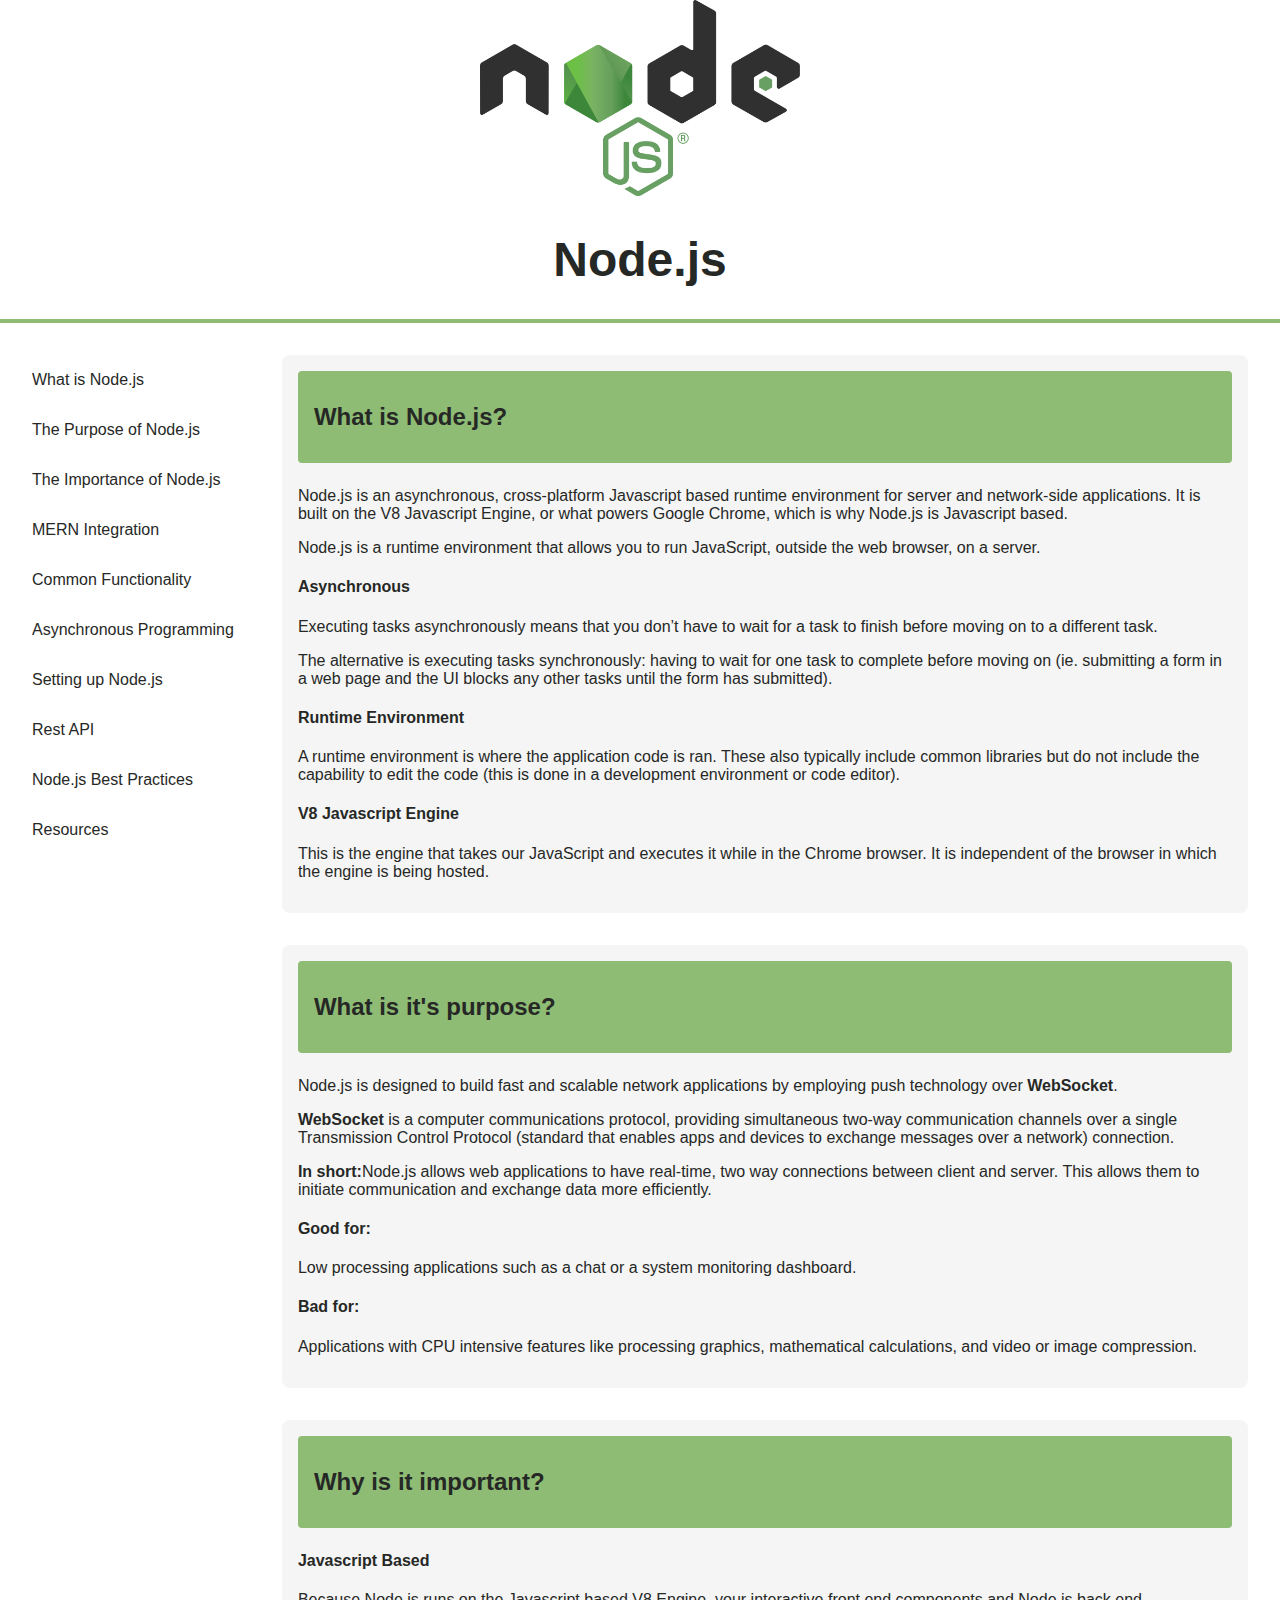
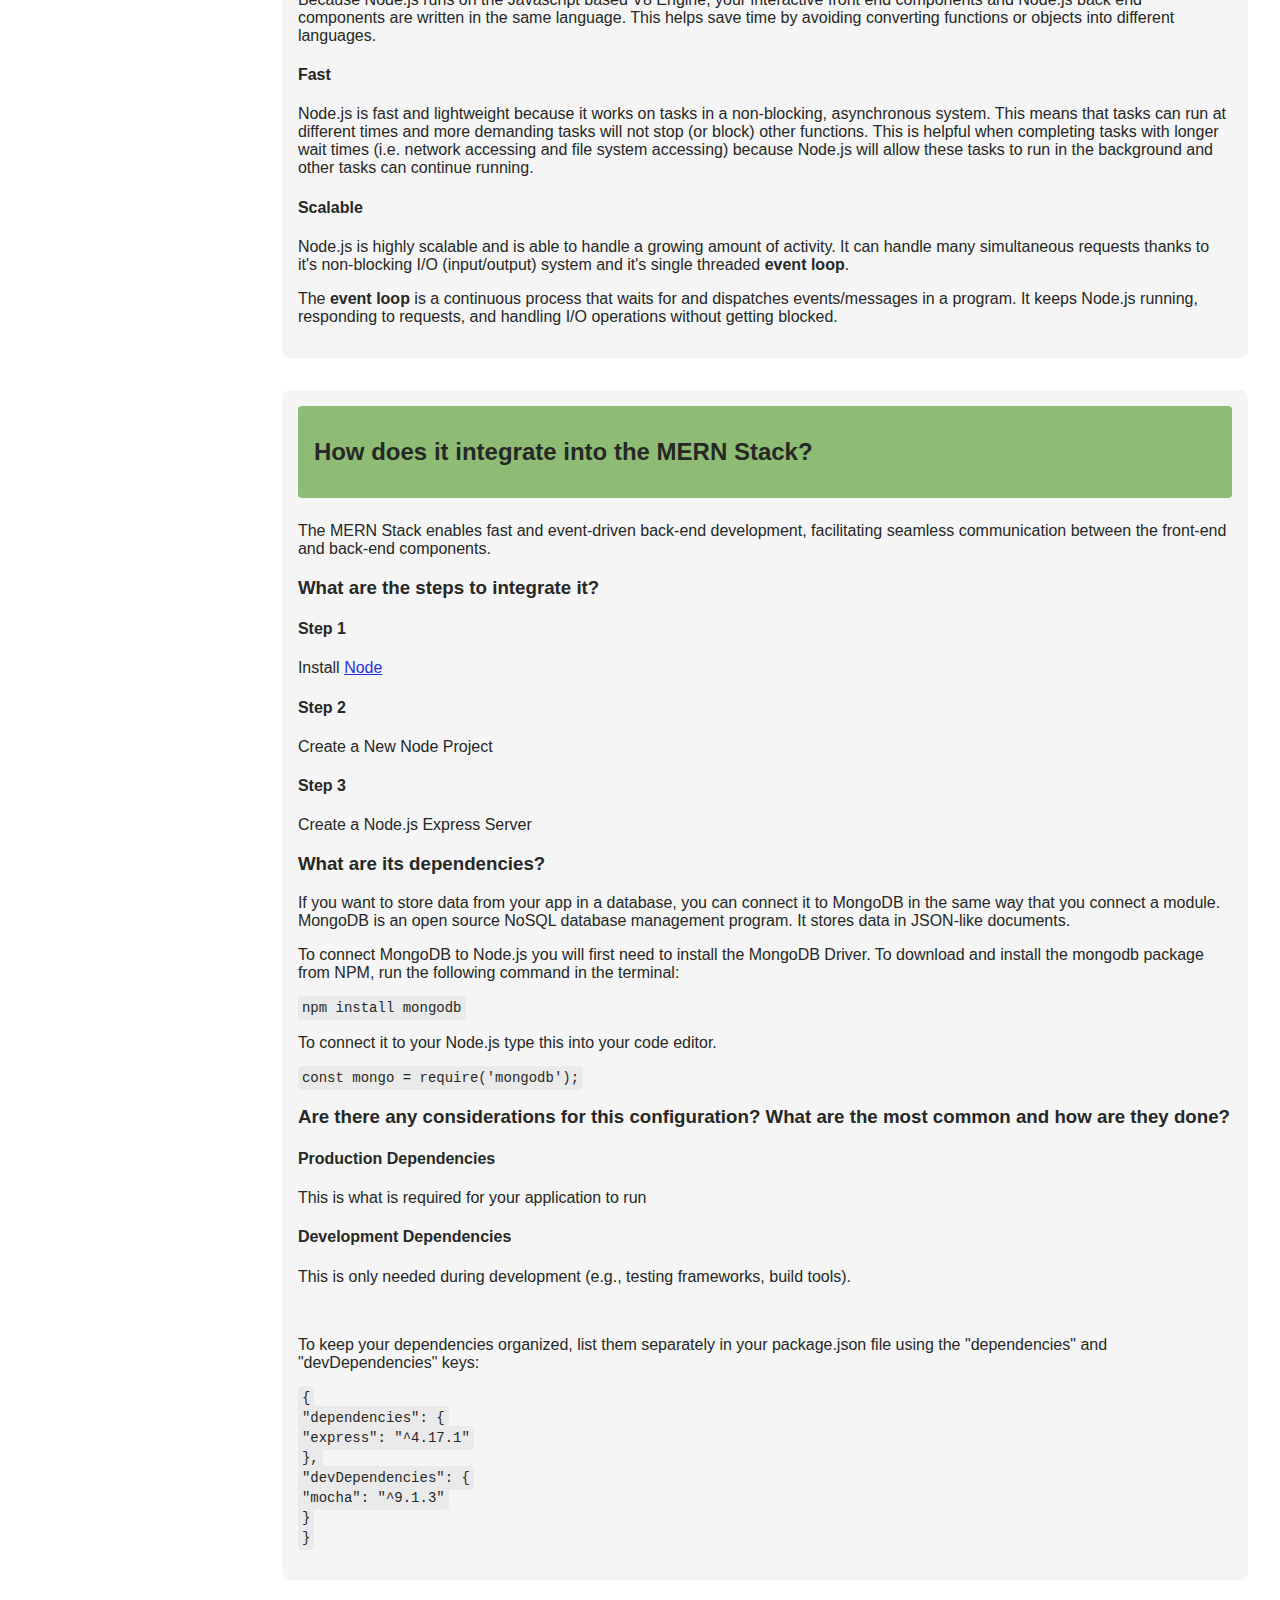
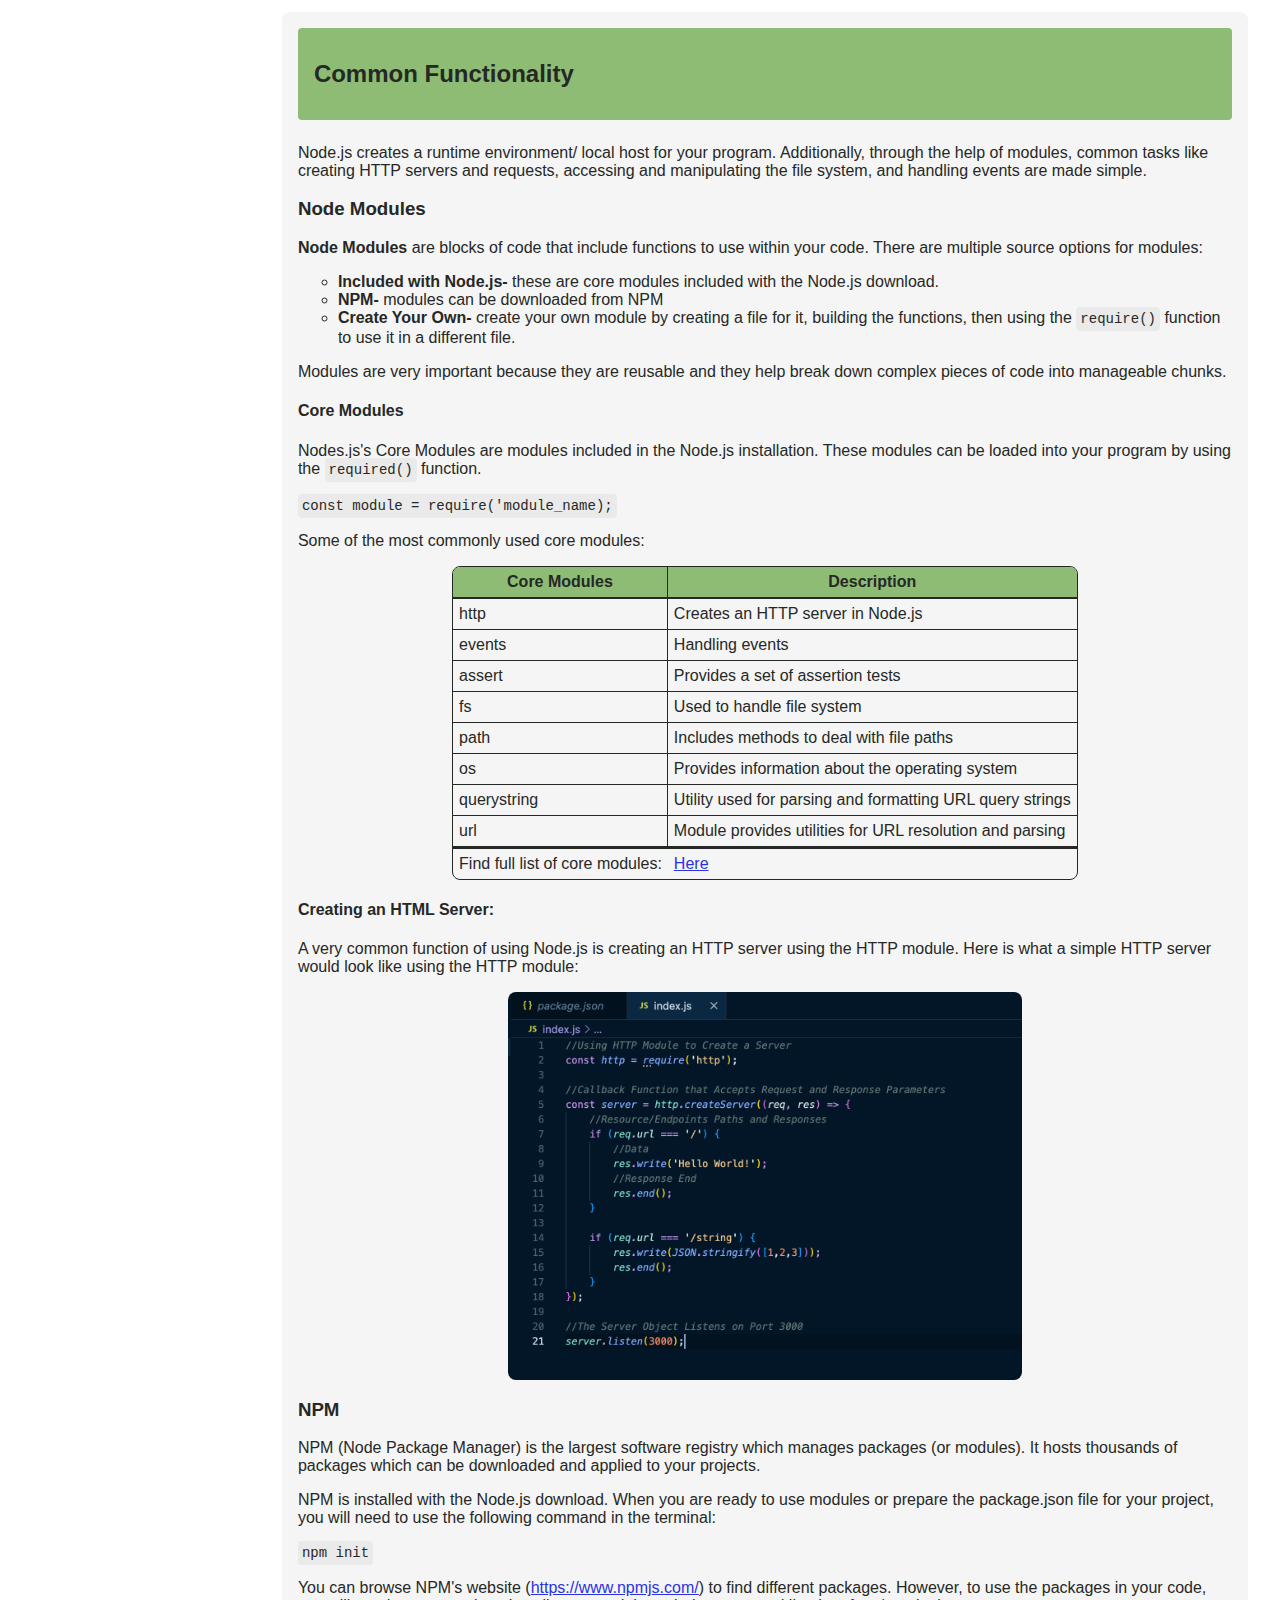
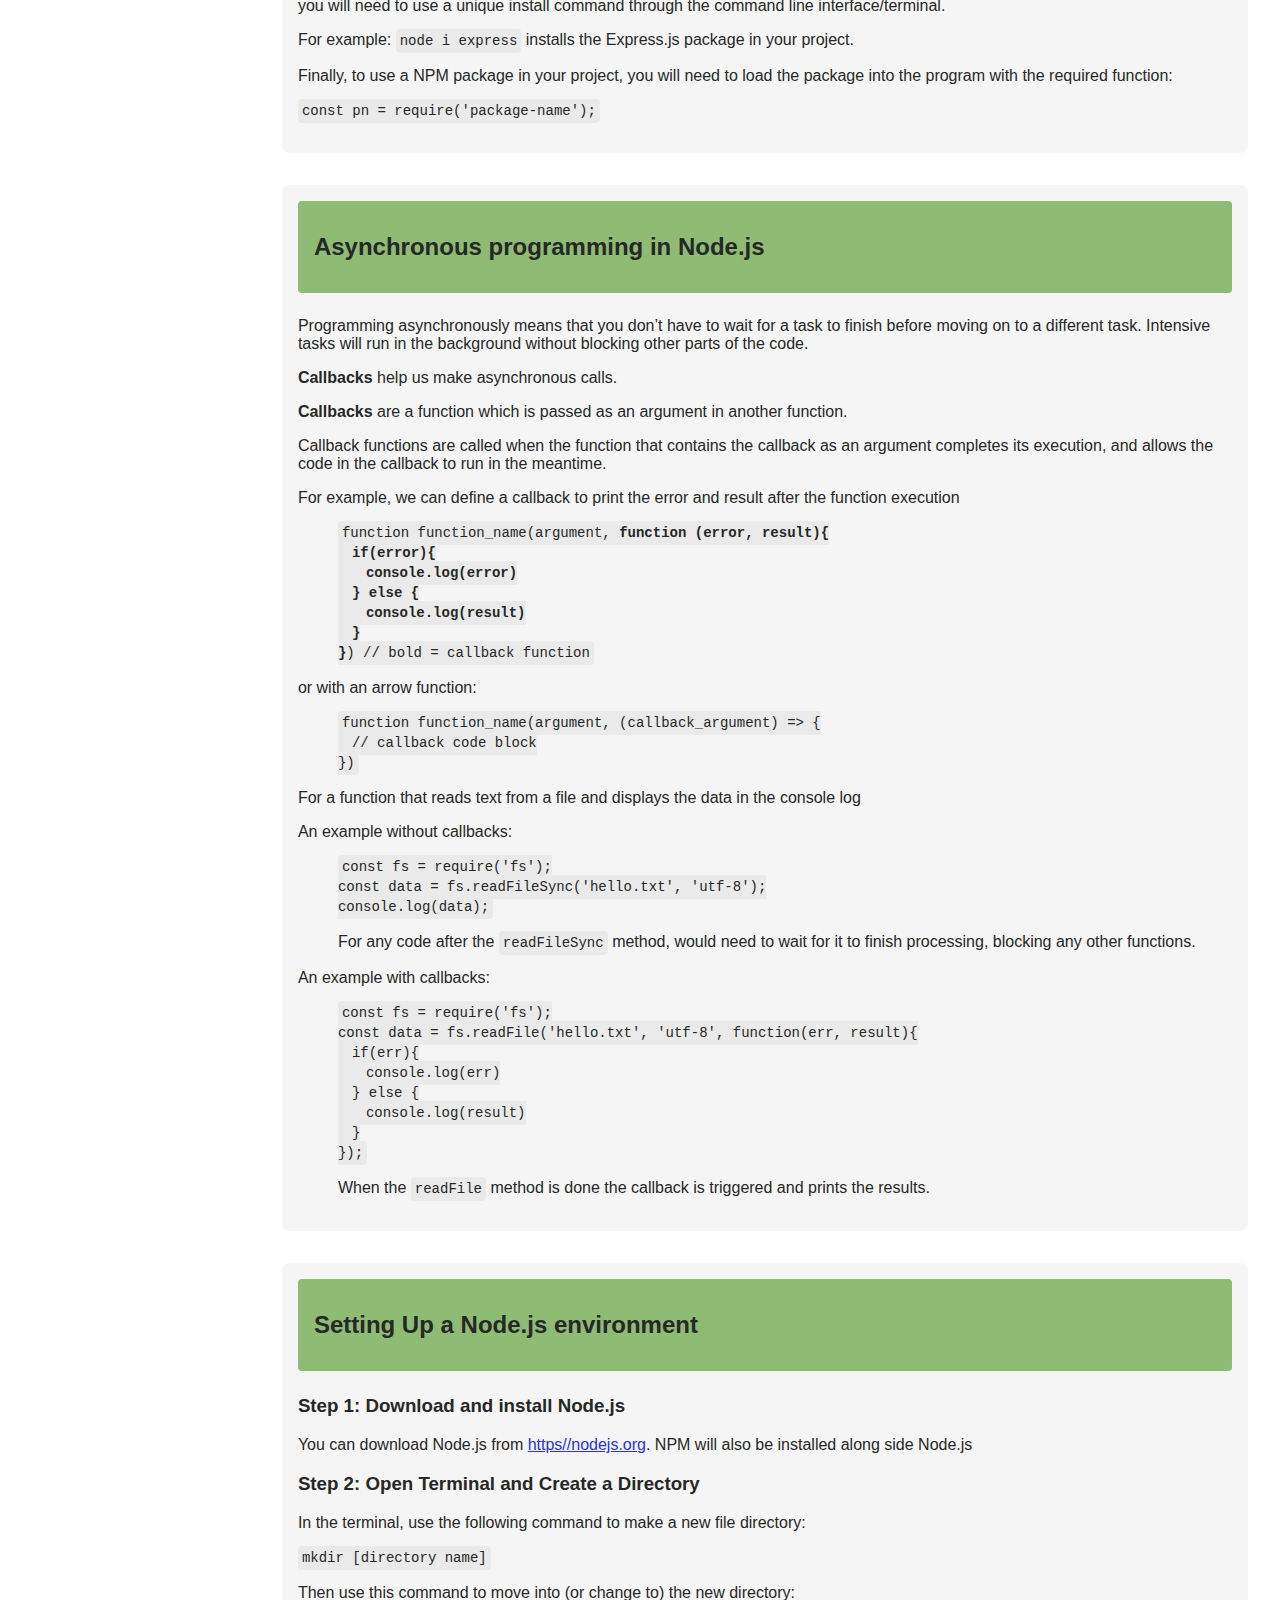
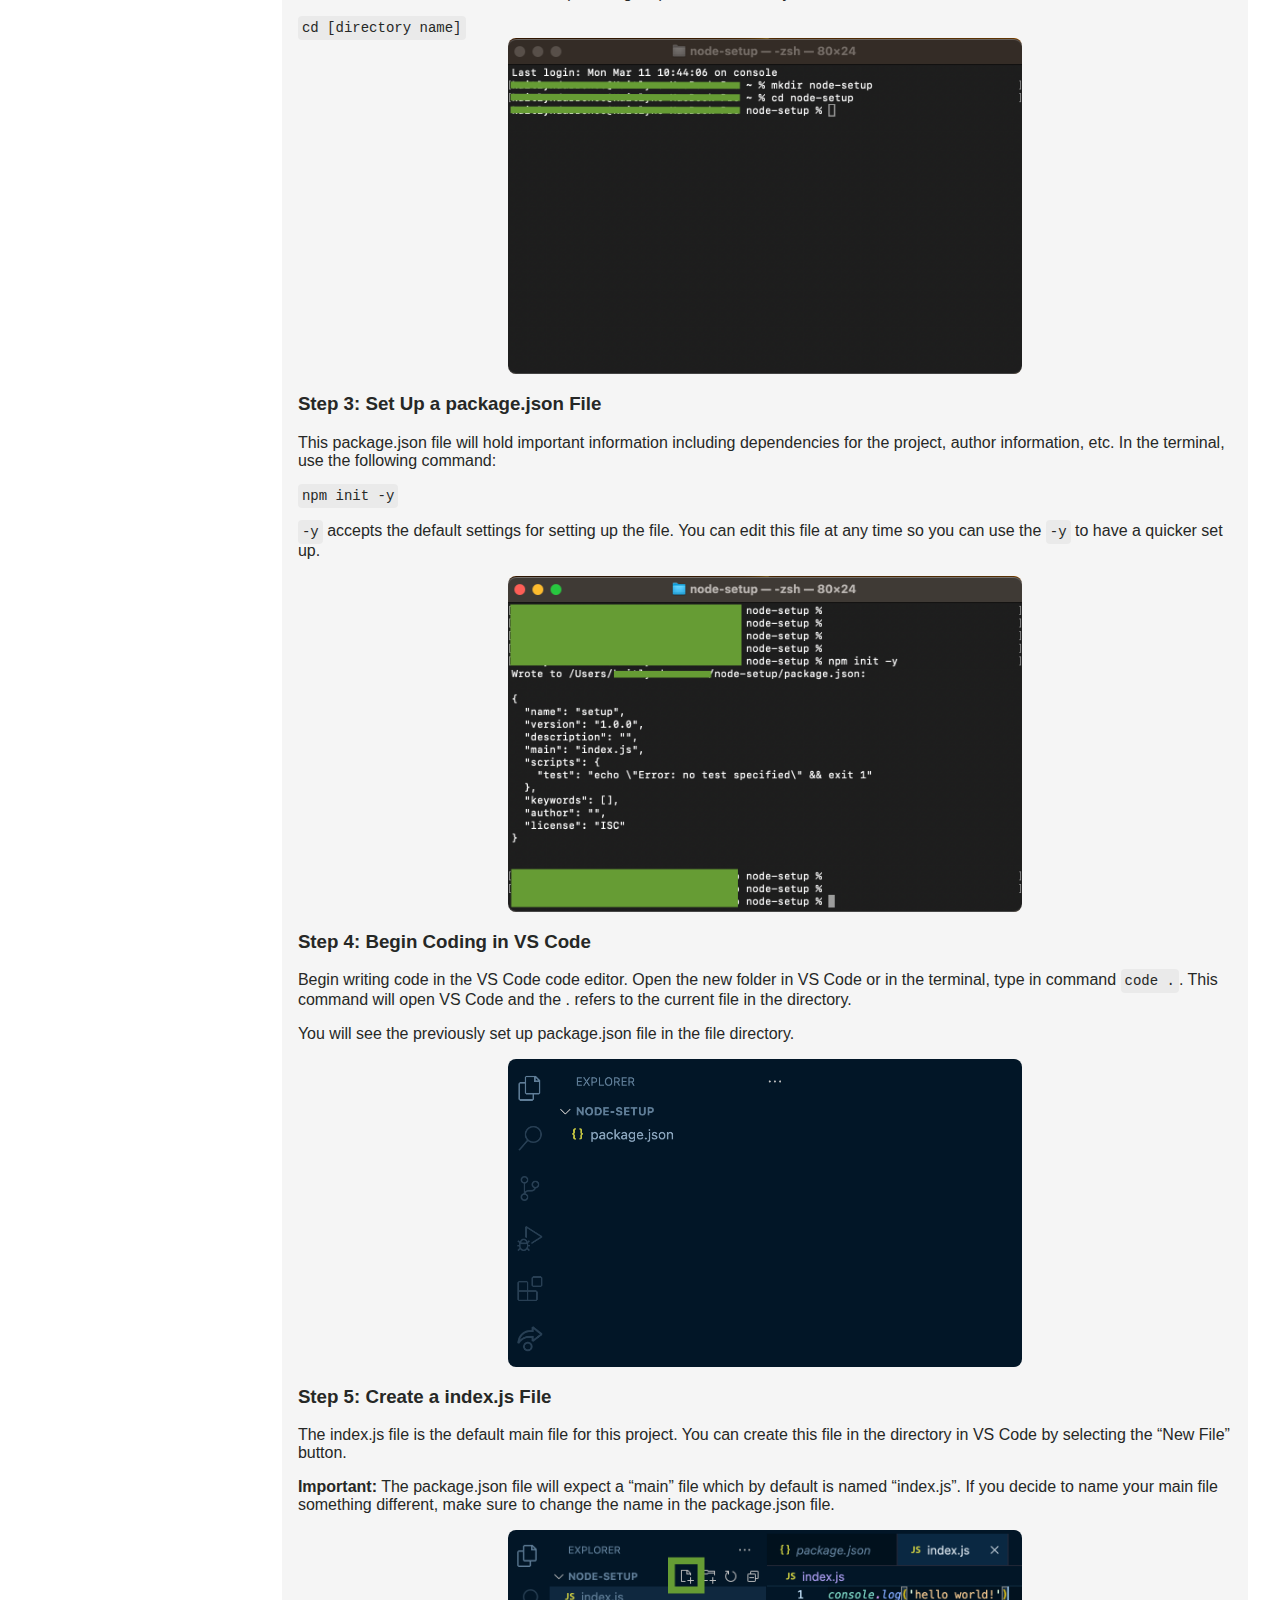
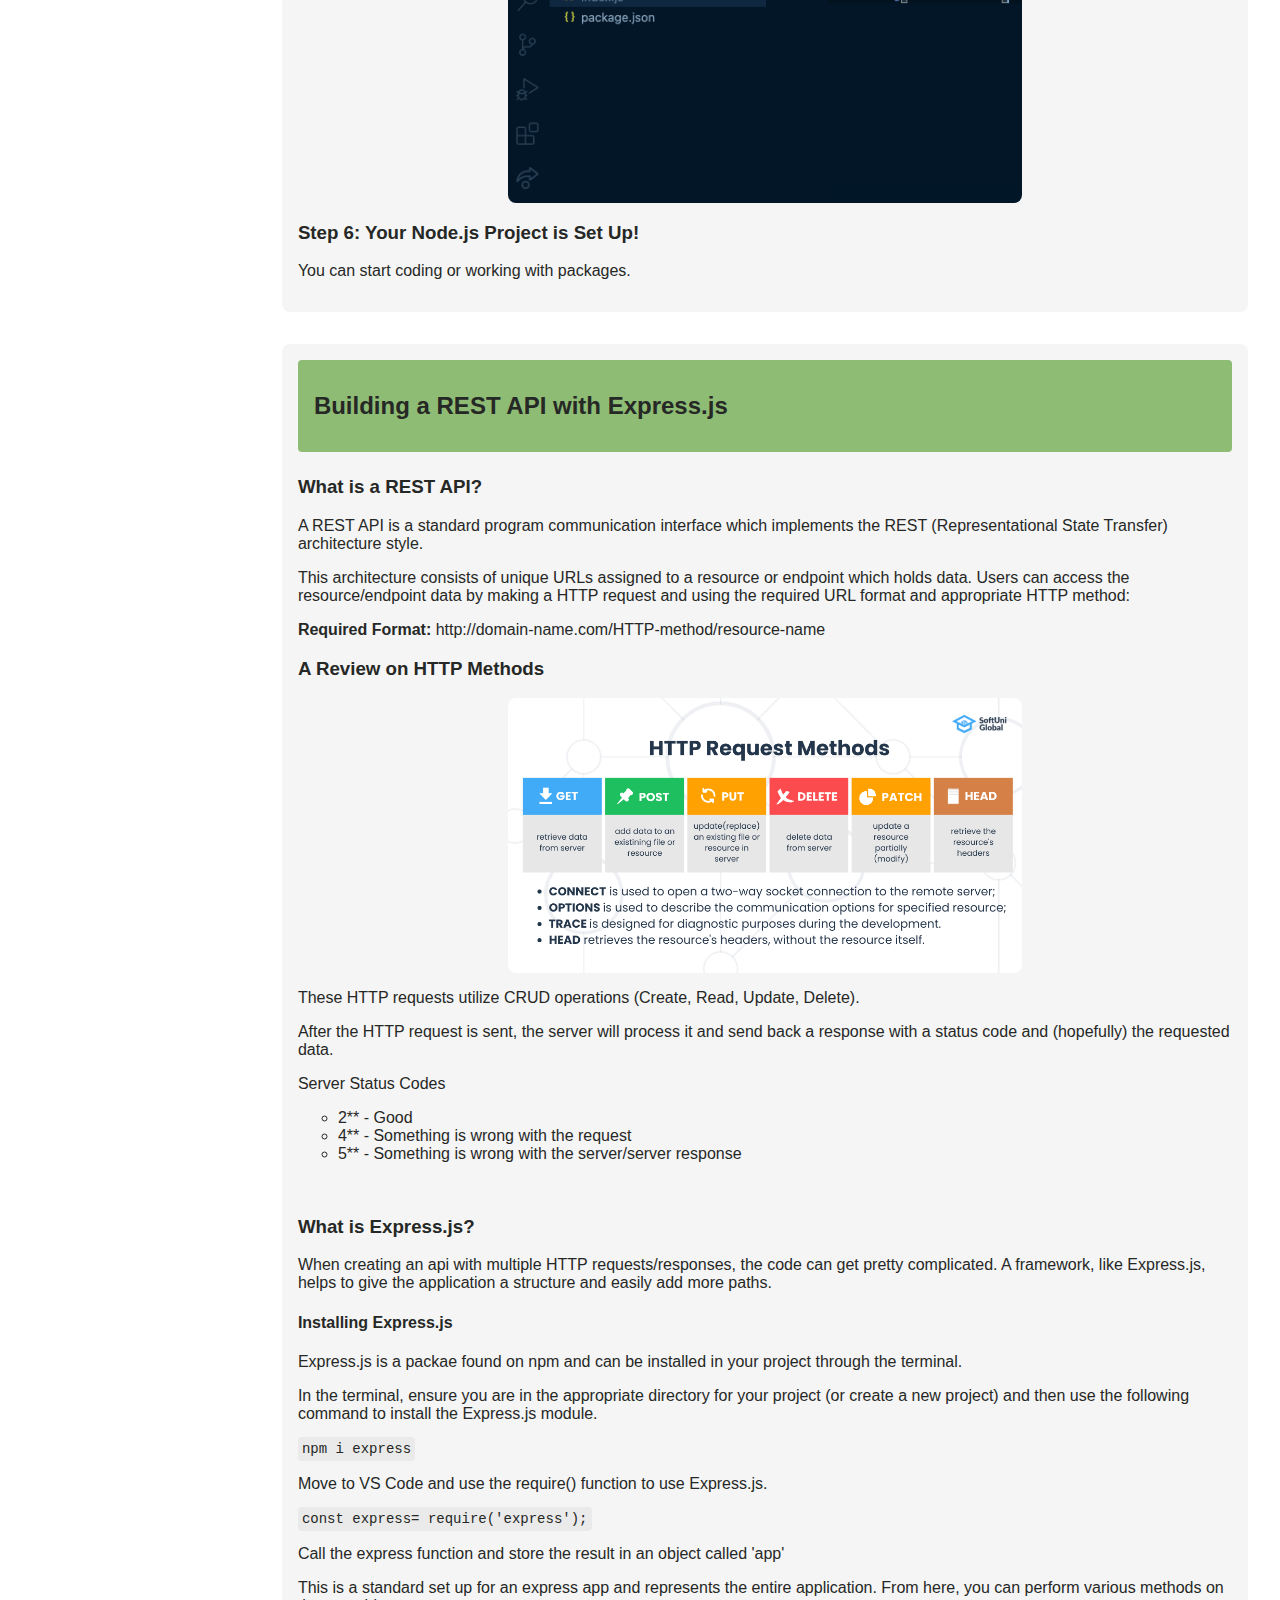
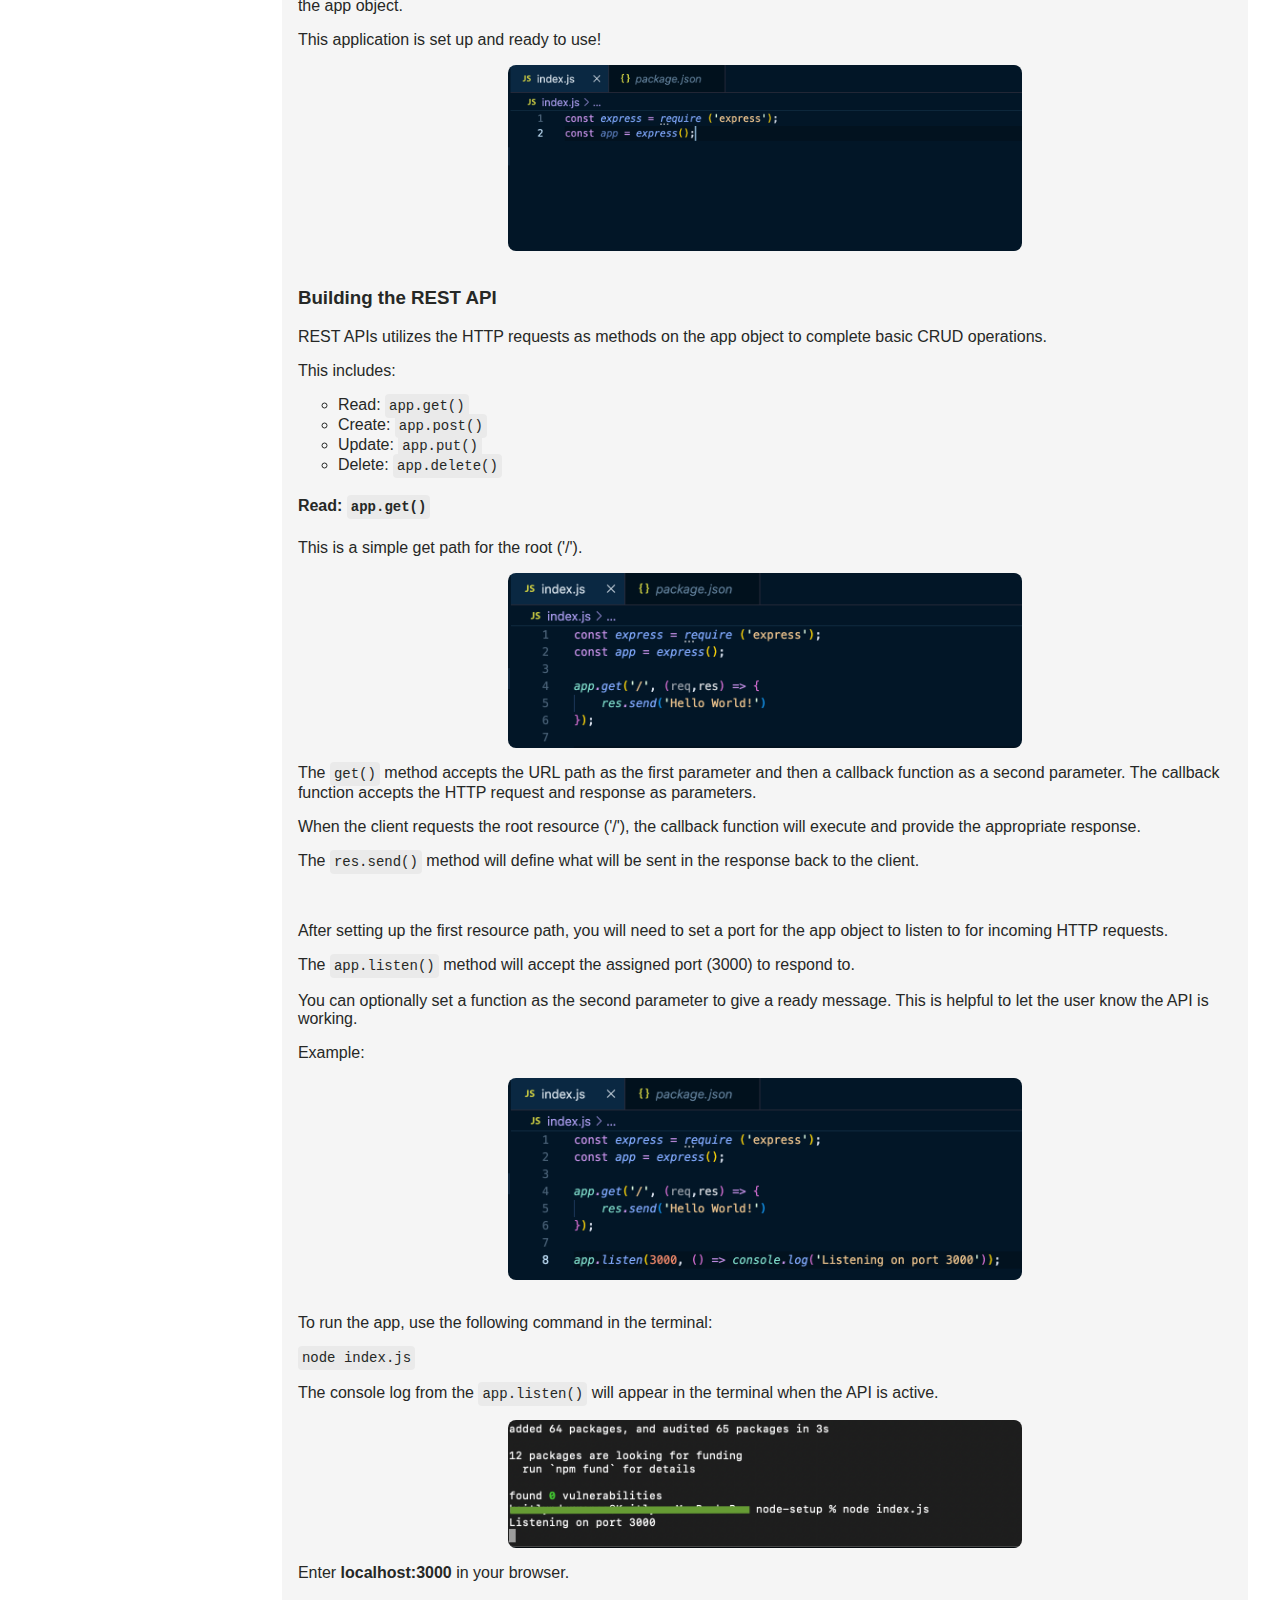
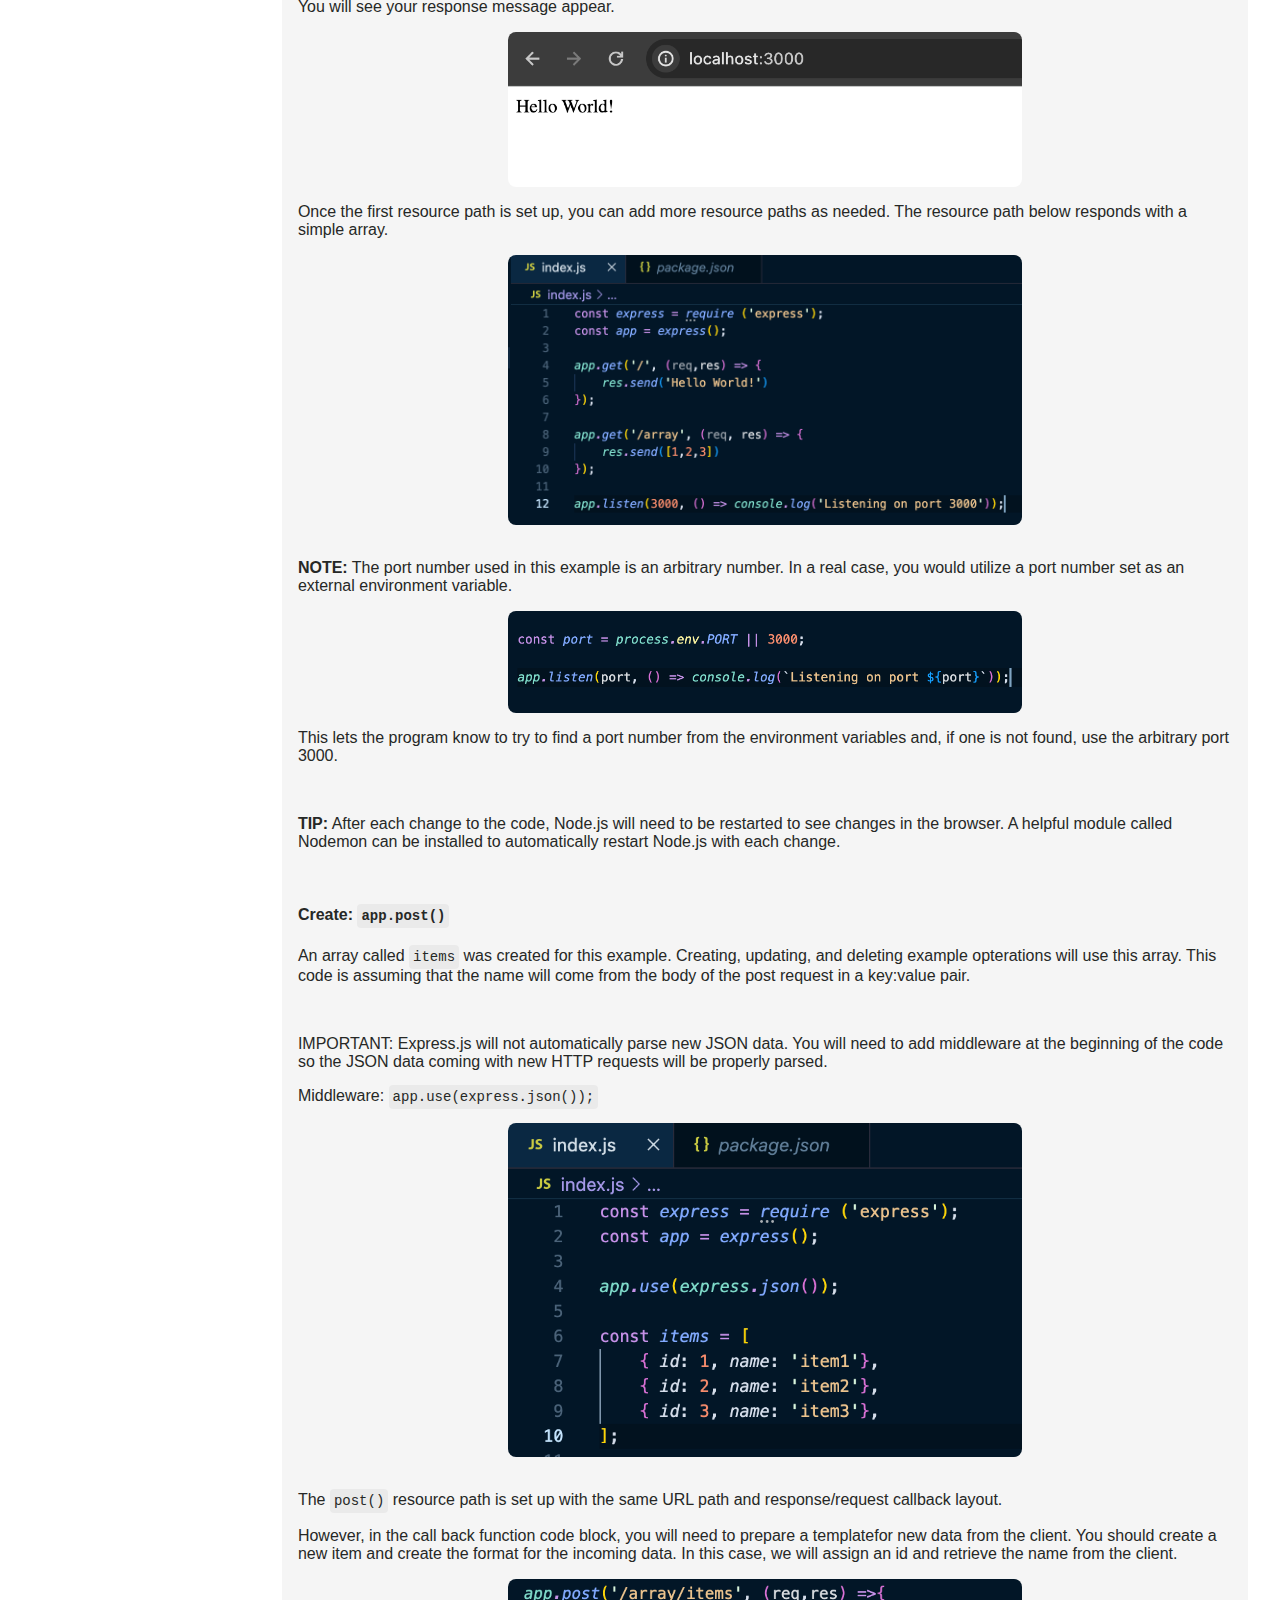
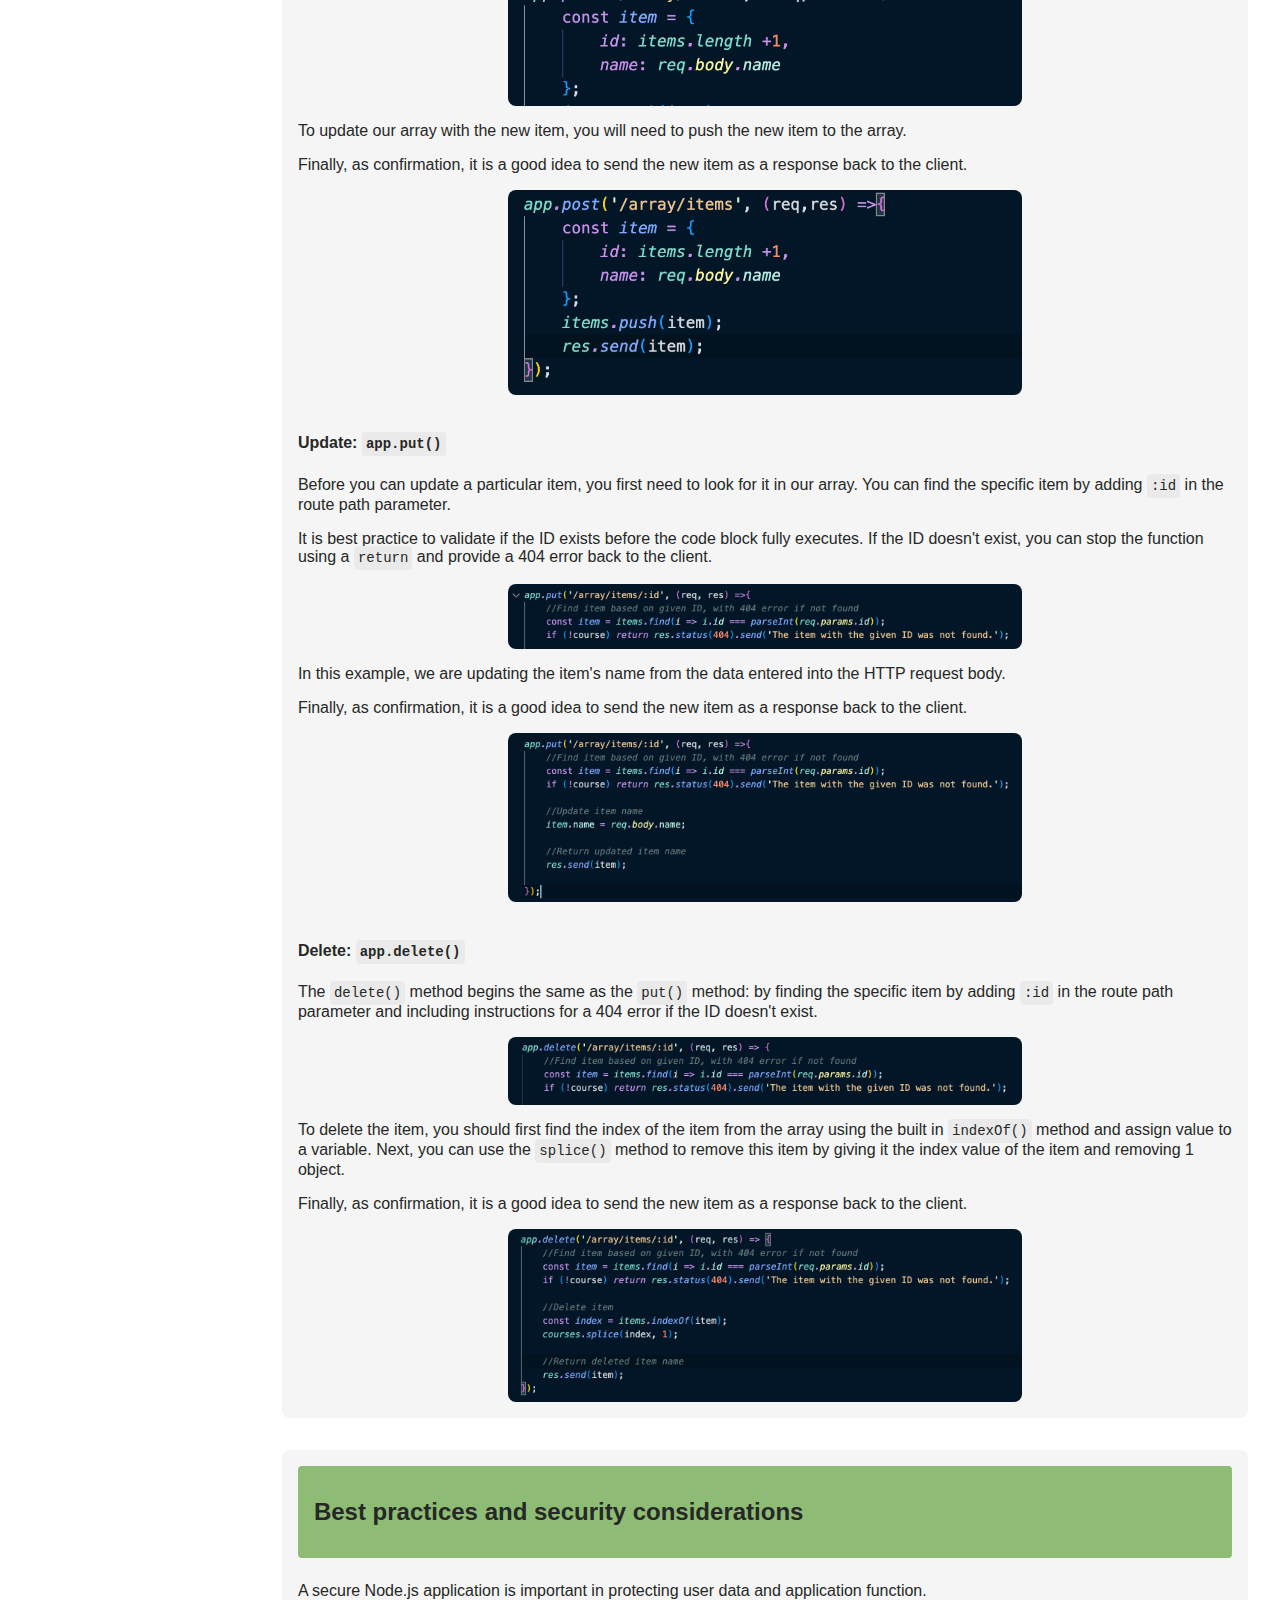
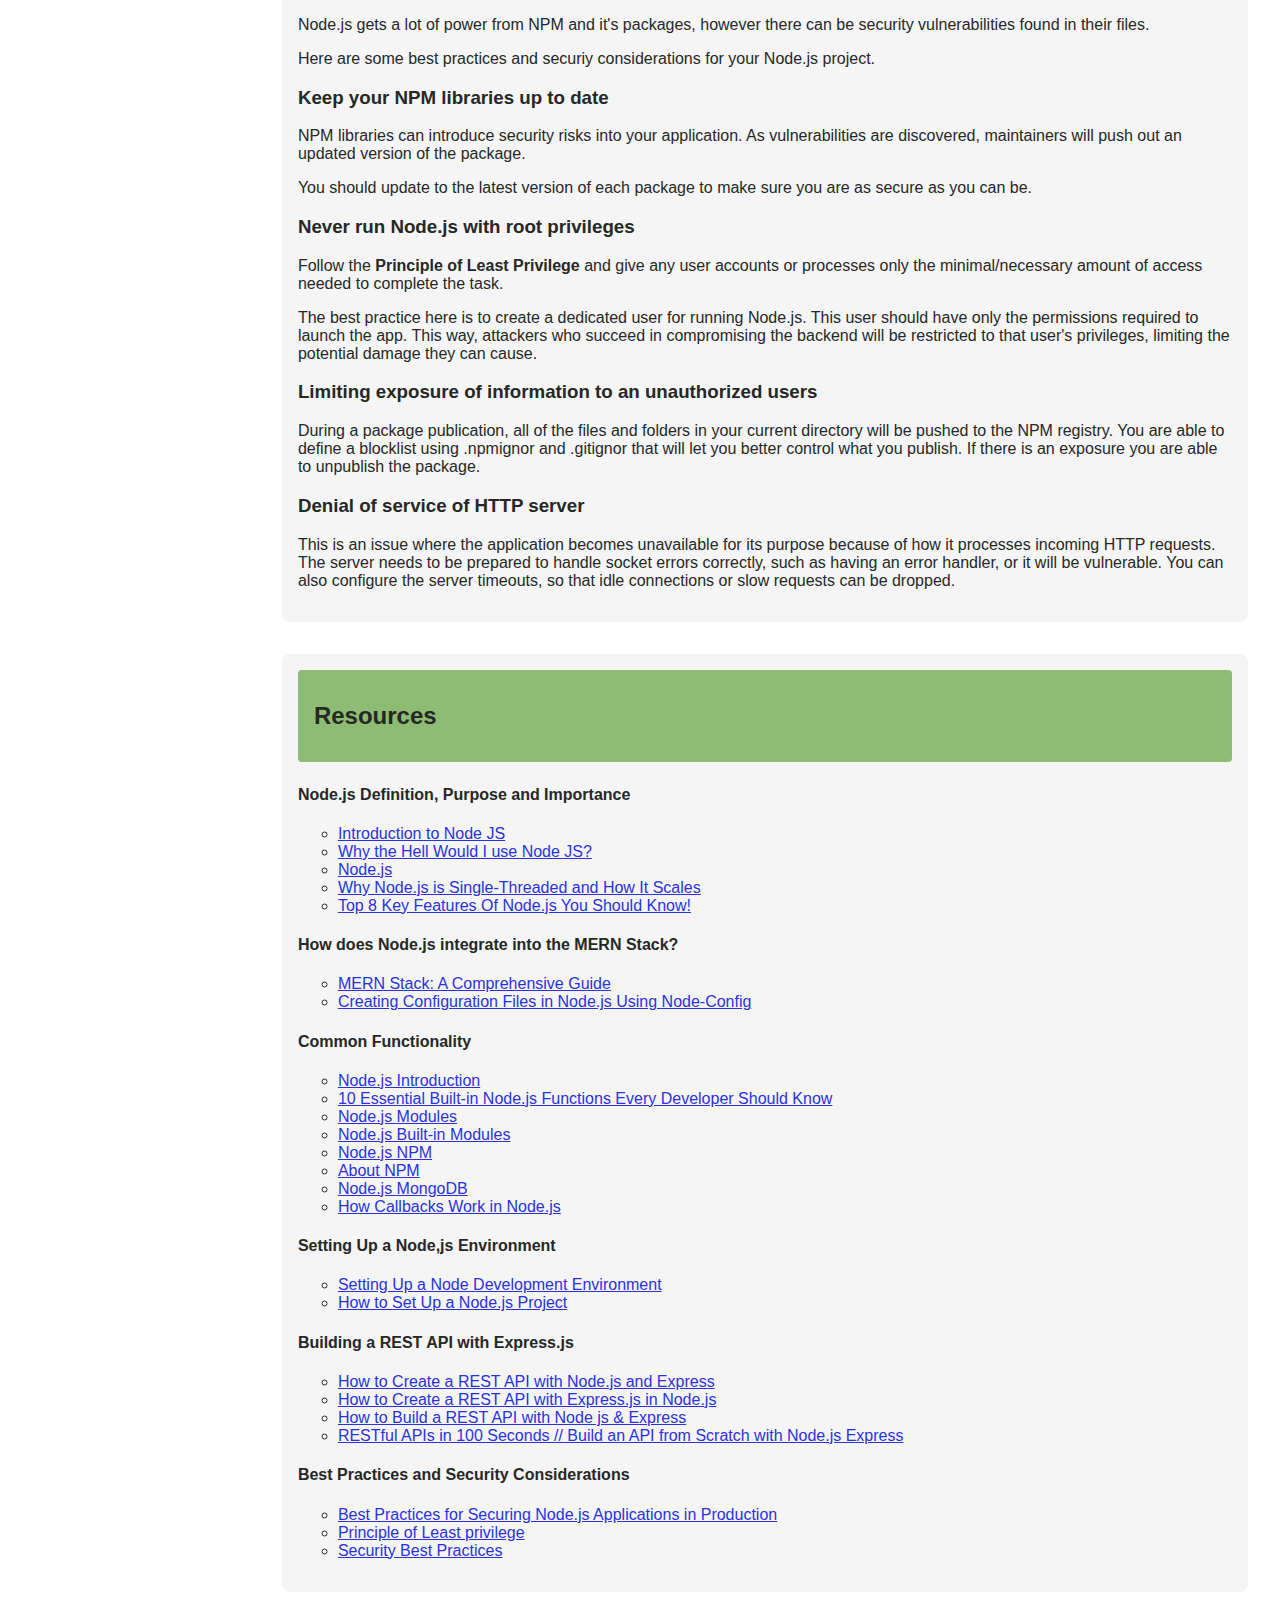
<file: index.html>
<!DOCTYPE html>
<html lang="en">

<head>
    <meta charset="UTF-8">
    <meta name="viewport" content="width=device-width, initial-scale=1.0">
    <link href="style.css" rel="stylesheet">
    <link rel="icon" href="img/node-icon.png">
    <title>Node.js</title>
</head>

<body>
    <div class="header">
        <img  class="logo" src="img/Nodejs_Logo.png" alt="Nodejs Logo">
        <h1>Node.js</h1>
    </div>

    <div class="navbar">
        <ul>
            <li><a href="#definition">What is Node.js</a></li>
            <li><a href="#purpose">The Purpose of Node.js</a></li>
            <li><a href="#important">The Importance of Node.js</a></li>
            <li><a href="#mern">MERN Integration</a></li>
            <li><a href="#commonFunctionality">Common Functionality</a></li>
            <li><a href="#async">Asynchronous Programming</a></li>
            <li><a href="#setup">Setting up Node.js</a></li>
            <li><a href="#RESTAPI">Rest API</a></li>
            <li><a href="#bestPractices">Node.js Best Practices</a></li>
            <li><a href="#resources">Resources</a></li>
        </ul>
    </div>

    <div class="content">
        <div class="section" id="definition">
            <h2>What is Node.js?</h2>
            <p>Node.js is an asynchronous, cross-platform Javascript based runtime environment
                for server and network-side applications. It is built on the V8 Javascript Engine,
                or what powers Google Chrome, which is why Node.js is Javascript based.
            </p>
            <p>Node.js is a runtime environment that allows you to run JavaScript, outside the web
                browser, on a server.
            </p>
            <h4>Asynchronous</h4>
            <p>Executing tasks asynchronously means that you don’t have to wait for a task to finish
                before moving on to a different task.
            </p>
            <p>The alternative is executing tasks synchronously: having to wait for one task to
                complete before moving on (ie. submitting a form in a web page and the UI blocks any
                other tasks until the form has submitted).
            </p>

            <h4>Runtime Environment</h4>
            <p>A runtime environment is where the application code is ran. These also typically include
                common libraries but do not include the capability to edit the code (this is done in a
                development environment or code editor).
            </p>
            
            <h4>V8 Javascript Engine</h4>
            <p>This is the engine that takes our JavaScript and executes it while in the Chrome browser.
                It is independent of the browser in which the engine is being hosted.
            </p>
            
        </div>

        <div class="section" id="purpose">
            <h2>What is it&apos;s purpose?</h2>
            <p>Node.js is designed to build fast and scalable network applications by employing push technology
                over <b>WebSocket</b>.
            </p>
            <p><b>WebSocket</b> is a computer communications protocol, providing simultaneous two-way communication
                channels over a single Transmission Control Protocol (standard that enables apps and devices
                to exchange messages over a network) connection.
            </p>
            <p><b>In short:</b>Node.js allows web applications to have real-time, two way connections between client
                and server. This allows them to initiate communication and exchange data more efficiently.</p>
            <h4>Good for:</h4>
            <p>Low processing applications such as a chat or a system monitoring dashboard.</p>
            <h4>Bad for:</h4>
            <p>Applications with CPU intensive features like processing graphics, mathematical calculations, and video
                or image compression.
            </p>
        </div>

        <div class="section" id="important">
            <h2>Why is it important?</h2>
            <h4>Javascript Based</h4>
            <p>Because Node.js runs on the Javascript based V8 Engine, your interactive front end components and Node.js
                back end
                components are written in the same language. This helps save time by avoiding converting functions or
                objects
                into different languages.
            </p>
            <h4>Fast</h4>
            <p>Node.js is fast and lightweight because it works on tasks in a non-blocking, asynchronous system. This
                means
                that tasks can run at different times and more demanding tasks will not stop (or block) other functions.
                This
                is helpful when completing tasks with longer wait times (i.e. network accessing and file system accessing)
                because
                Node.js will allow these tasks to run in the background and other tasks can continue running.
            </p>
            <h4>Scalable</h4>
            <p>Node.js is highly scalable and is able to handle a growing amount of activity. It can handle many
                simultaneous
                requests thanks to it&apos;s non-blocking I/O (input/output) system and it&apos;s single threaded
                <b>event loop</b>.
            </p>
            <p>The <b>event loop</b> is a continuous process that waits for and dispatches events/messages in a program.
                It keeps Node.js running,
                responding to requests, and handling I/O operations without getting blocked.
            </p>
        </div>

        <div class="section" id="mern">
            <h2>How does it integrate into the MERN Stack?</h2>
                <p>The MERN Stack enables fast and event-driven back-end development, facilitating seamless communication between the 
                    front-end and back-end components.</p>
            <h3>What are the steps to integrate it?</h3>
                <h4>Step 1</h4>
                    <p>Install <a href="https://nodejs.org/en">Node</a></p>
                <h4>Step 2</h4>
                    <p>Create a New Node Project</p>
                <h4>Step 3</h4>
                    <p>Create a Node.js Express Server</p>
            
            <h3>What are its dependencies?</h3>
                <p>If you want to store data from your app in a database, you can connect it to MongoDB in the same way that you connect a module.
                MongoDB is an open source NoSQL database management program. It stores data in JSON-like documents.</p>
                <p>To connect MongoDB to Node.js you will first need to install the MongoDB Driver.
                To download and install the mongodb package from NPM, run the following command in the terminal:</p>
                <p><code>npm install mongodb</code></p>
                <p>To connect it to your Node.js type this into your code editor.</p>
                <p><code>const mongo = require('mongodb');</code></p>            
            <h3>Are there any considerations for this configuration? What are the most common and how are they done?
                <h4>Production Dependencies</h4>
                <p>This is what is required for your application to run</p>
                <h4>Development Dependencies</h4>
                    <p>This is only needed during development (e.g., testing frameworks, build tools).</p>
                <br>
                <p>To keep your dependencies organized, list them separately in your package.json file using the "dependencies" and "devDependencies" keys:</p>
                <p><code>{</code><br>
                    <code>"dependencies": {</code><br>
                      <code>"express": "^4.17.1"</code><br>
                    <code>},</code><br>
                    <code>"devDependencies": {</code><br>
                      <code>"mocha": "^9.1.3"</code><br>
                    <code>}</code><br>
                    <code>}</code><br></p>
            </h3>
        </div>

        <div class="section" id="commonFunctionality">
            <h2>Common Functionality</h2>
            <p>Node.js creates a runtime environment/ local host for your program. Additionally, through the help of
                modules, common tasks like creating
                HTTP servers and requests, accessing and manipulating the file system, and handling events are made
                simple.</p>
            <h3>Node Modules</h3>
            <p><b>Node Modules</b> are blocks of code that include functions to use within your code. There are multiple
                source options for modules:</p>
            <ul>
                <li><b>Included with Node.js-</b> these are core modules included with the Node.js download.</li>
                <li><b>NPM-</b> modules can be downloaded from NPM</li>
                <li><b>Create Your Own-</b> create your own module by creating a file for it, building the functions,
                    then using the <code>require()</code>
                    function to use it in a different file.</li>
            </ul>
            <p>Modules are very important because they are reusable and they help break down complex pieces of code into
                manageable chunks.
            </p>

            <h4>Core Modules</h4>
            <p>Nodes.js&apos;s Core Modules are modules included in the Node.js installation. These modules can be
                loaded into your program by using the <code>required()</code> function.</p>
            <p><code>const module = require('module_name);</code></p>

            <p>Some of the most commonly used core modules: </p>
            <table>
                <tr>
                    <th>Core Modules</th>
                    <th>Description</th>
                </tr>
                <tr>
                    <td>http</td>
                    <td>Creates an HTTP server in Node.js</td>
                </tr>
                <tr>
                    <td>events</td>
                    <td>Handling events</td>
                </tr>
                <tr>
                    <td>assert</td>
                    <td>Provides a set of assertion tests</td>
                </tr>
                <tr>
                    <td>fs</td>
                    <td>Used to handle file system</td>
                </tr>
                <tr>
                    <td>path</td>
                    <td>Includes methods to deal with file paths</td>
                </tr>
                <tr>
                    <td>os</td>
                    <td>Provides information about the operating system</td>
                </tr>
                <tr>
                    <td>querystring</td>
                    <td>Utility used for parsing and formatting URL query strings</td>
                </tr>
                <tr>
                    <td>url</td>
                    <td>Module provides utilities for URL resolution and parsing</td>
                </tr>
                <tr>
                    <td class="noBorder">Find full list of core modules:</td>
                    <td class="noBorder"><a href="https://www.w3schools.com/nodejs/ref_modules.asp">Here</a></td>
                </tr>
            </table>
            <h4>Creating an HTML Server:</h4>
            <p>A very common function of using Node.js is creating an HTTP server using the HTTP module. Here is what a
                simple HTTP server would
                look like using the HTTP module:
            </p>
            <img src="img/http_server_ex.png" alt="An HTTP Server Made Using HTTP Module">

            <h3>NPM</h3>
            <p>NPM (Node Package Manager) is the largest software registry which manages packages (or modules). It
                hosts thousands of packages
                which can be downloaded and applied to your projects.
            </p>
            <p>NPM is installed with the Node.js download. When you are ready to use modules or prepare the package.json
                file for your project,
                you will need to use the following command in the terminal:
            </p>
            <p><code>npm init</code></p>

            <p>You can browse NPM&apos;s website (<a href="https://www.npmjs.com/">https://www.npmjs.com/</a>) to find
                different packages. However,
                to use the packages in your code, you will need to use a unique install command through the command line
                interface/terminal.
            </p>
            <p>For example: <code>node i express</code> installs the Express.js package in your project.</p>

            <p>Finally, to use a NPM package in your project, you will need to load the package into the program with
                the required function:</p>
            <p><code>const pn = require('package-name');</code></p>

        </div>

        <div class="section" id="async">
            <h2>Asynchronous programming in Node.js</h2>
            <p>Programming asynchronously means that you don’t have to wait for a task to finish before moving on to a
                different task. Intensive tasks will run in the background without blocking other parts of the code.</p>
            <p><b>Callbacks</b> help us make asynchronous calls.</p>
            <p><b>Callbacks</b> are a function which is passed as an argument in another function.</p>
            <p>Callback functions are called when the function that contains the callback as an argument completes its
                execution, and allows the code in the callback to run in the meantime.</p>
            <p>For example, we can define a callback to print the error and result after the function execution</p>
            <ul>
                <p><code>function function_name(argument, <b>function (error, result){ <br>
                &emsp;if(error){ <br>
                    &emsp;&emsp;console.log(error) <br>
                    &emsp;} else {<br>&emsp;&emsp;console.log(result) <br>
                        &emsp;} <br>
                    }</b>) // bold = callback function</code></p>
            </ul>
            <p>or with an arrow function:</p>
            <ul>
                <p><code>function function_name(argument, (callback_argument) => { <br> 
                &emsp;// callback code block <br> 
            })
            </code></p>
            </ul>
            <p>For a function that reads text from a file and displays the data in the console log</p>
            <p>An example without callbacks:</p>
            <ul>
                <p><code>const fs = require('fs');<br>
                const data = fs.readFileSync('hello.txt', 'utf-8');<br>console.log(data);</code></p>
                <p>For any code after the <code>readFileSync</code> method, would need to wait for it to finish
                    processing, blocking any other functions.</p>
            </ul>
            <p>An example with callbacks:</p>
            <ul>
                <p><code>const fs = require('fs');<br>
                const data = fs.readFile('hello.txt', 'utf-8', function(err, result){ <br> 
                    &emsp;if(err){ <br>
                        &emsp;&emsp;console.log(err) <br>
                        &emsp;} else { <br>
                            &emsp;&emsp;console.log(result) <br>
                            &emsp;} <br>
                });</code></p>
                <p>When the <code>readFile</code> method is done the callback is triggered and prints the results.</p>
            </ul>
        </div>

        <div class="section" id="setup">
            <h2>Setting Up a Node.js environment</h2>

            <h3>Step 1: Download and install Node.js</h3>
            <p>You can download Node.js from <a href="https://nodejs.org">https//nodejs.org</a>. NPM will also be
                installed along side Node.js</p>

            <h3>Step 2: Open Terminal and Create a Directory</h3>
            <p>In the terminal, use the following command to make a new file directory:</p>
            <code>mkdir [directory name]</code>

            <p>Then use this command to move into (or change to) the new directory:</p>
            <code>cd [directory name]</code>

            <img src="img/node_setup1.png" alt="In a Terminal Making a New Directory and Changing to It">

            <h3>Step 3: Set Up a package.json File</h3>
            <p>This package.json file will hold important information including dependencies for the project, author
                information, etc. In the terminal,
                use the following command:
            </p>
            <code>npm init -y</code>
            <p><code>-y</code> accepts the default settings for setting up the file. You can edit this file at any time
                so you can use the <code>-y</code>
                to have a quicker set up.
            </p>

            <img src="img/node_setup2.png" alt="In a Terminal Setting Up a Package.JSON File">

            <h3>Step 4: Begin Coding in VS Code</h3>
            <p>Begin writing code in the VS Code code editor. Open the new folder in VS Code or in the terminal, type in
                command <code>code .</code>. This
                command will open VS Code and the . refers to the current file in the directory.
            </p>

            <p>You will see the previously set up package.json file in the file directory.</p>
            <img src="img/node_setup3.png" alt="A Properly Set Up Node Project Directory and Package.JSON File">

            <h3>Step 5: Create a index.js File</h3>
            <p>The index.js file is the default main file for this project. You can create this file in the directory in
                VS Code by selecting the “New File”
                button.
            </p>

            <p><b>Important:</b> The package.json file will expect a “main” file which by default is named “index.js”.
                If you decide to name your main file
                something different, make sure to change the name in the package.json file.
            </p>

            <img src="img/node_setup4.png" alt="A New Index.js File in a Project Directory">

            <h3>Step 6: Your Node.js Project is Set Up!</h3>
            <p>You can start coding or working with packages.</p>

        </div>

        <div class="section" id="RESTAPI">
            <h2>Building a REST API with Express.js</h2>

            <h3>What is a REST API?</h3>
            <p>A REST API is a standard program communication interface which implements the REST (Representational
                State Transfer) architecture
                style.
            </p>
            <p>This architecture consists of unique URLs assigned to a resource or endpoint which holds data. Users can
                access the
                resource/endpoint data by making a HTTP request and using the required URL format and appropriate HTTP
                method:
            </p>
            <p><b>Required Format:</b> http://domain-name.com/HTTP-method/resource-name</p>


            <h3>A Review on HTTP Methods</h3>
            <img src="img/HTTP-Request-Methods.png" alt="HTTP Request Methods">
            <p>These HTTP requests utilize CRUD operations (Create, Read, Update, Delete).</p>
            <p>After the HTTP request is sent, the server will process it and send back a response with a status code
                and
                (hopefully) the requested data.
            </p>
            <p>Server Status Codes</p>
            <ul>
                <li>2** - Good</li>
                <li>4** - Something is wrong with the request</li>
                <li>5** - Something is wrong with the server/server response</li>
            </ul>

            <br>
            
            <h3>What is Express.js?</h3>
            <p>When creating an api with multiple HTTP requests/responses, the code can get pretty complicated. A
                framework,
                like Express.js, helps to give the application a structure and easily add more paths.
            </p>
            

            <h4>Installing Express.js</h4>
            <p>Express.js is a packae found on npm and can be installed in your project through the terminal.</p>
            <p>In the terminal, ensure you are in the appropriate directory for your project (or create a new project)
                and then
                use the following command to install the Express.js module.
            </p>
            <p><code>npm i express</code></p>

            <p>Move to VS Code and use the require() function to use Express.js.</p>
            <p><code>const express= require('express');</code></p>

            <p>Call the express function and store the result in an object called &apos;app&apos;</p>
            <p>This is a standard set up for an express app and represents the entire application. From here, you can
                perform various
                methods on the app object.
            </p>

            <p>This application is set up and ready to use!</p>
            <img src="img/install-expresjs.png" alt="Express.js Complete Set Up">

            <br>
            
            <h3>Building the REST API</h3>

            <p>REST APIs utilizes the HTTP requests as methods on the app object to complete basic CRUD operations.</p>
            <p>This includes:</p>
            <ul>
                <li>Read: <code>app.get()</code></li>
                <li>Create: <code>app.post()</code></li>
                <li>Update: <code>app.put()</code></li>
                <li>Delete: <code>app.delete()</code></li>
            </ul>

            <h4>Read: <code>app.get()</code></h4>
            <p>This is a simple get path for the root (&apos;/&apos;).</p>
            <img src="img/get_path1.png" alt="A Simple get() Path">

            <p>The <code>get()</code> method accepts the URL path as the first parameter and then a callback function as
                a second parameter. The
                callback function accepts the HTTP request and response as parameters.
            </p>
            <p>When the client requests the root resource (&apos;/&apos;), the callback function will execute and
                provide
                the appropriate response.
            </p>
            <p>The <code>res.send()</code> method will define what will be sent in the response back to the client.</p>

            <br>

            <p>After setting up the first resource path, you will need to set a port for the app object to listen to for
                incoming HTTP
                requests.
            </p>
            <p>The <code>app.listen()</code> method will accept the assigned port (3000) to respond to.</p>
            <p>You can optionally set a function as the second parameter to give a ready message. This is helpful to let
                the user know
                the API is working.
            </p>
            <p>Example:</p>
            <img src="img/get_port.png" alt="An Example of Port Listening and Ready Message">

            <br>

            <p>To run the app, use the following command in the terminal: </p>
            <p><code>node index.js</code></p>
            <p>The console log from the <code>app.listen()</code> will appear in the terminal when the API is active.
            </p>
            <img src="img/node_indexjs.png" alt="A Terminal Showing the Ready Message of an API">
            <p>Enter <b>localhost:3000</b> in your browser.</p>
            <p>You will see your response message appear.</p>
            <img src="img/hello_world_api.png" alt="A Hello World Message">

            <p>Once the first resource path is set up, you can add more resource paths as needed. The resource path
                below responds with
                a simple array.
            </p>
            <img src="img/get_path2.png" alt="Two Simple get() Paths">

            <br>

            <p><b>NOTE:</b> The port number used in this example is an arbitrary number. In a real case, you would utilize a
                port number set
                as an external environment variable.
            </p>
            <img src="img/proper_port_setup.png" alt="An Example of a Proper Port Listener Set Up">
            <p>This lets the program know to try to find a port number from the environment variables and, if one is not
                found, use the
                arbitrary port 3000.
            </p>

            <br>

            <p><b>TIP:</b> After each change to the code, Node.js will need to be restarted to see changes in the browser. A
                helpful
                module called Nodemon can be installed to automatically restart Node.js with each change.
            </p>

            <br>

            <h4>Create: <code>app.post()</code></h4>
            <p>An array called <code>items</code> was created for this example. Creating, updating, and deleting example
                opterations will
                use this array. This code is assuming that the name will come from the body of the post request in a
                key:value pair.
            </p>

            <br>

            <p>IMPORTANT: Express.js will not automatically parse new JSON data. You will need to add middleware at the
                beginning
                of the code so the JSON data coming with new HTTP requests will be properly parsed.
            </p>
            <p>Middleware: <code>app.use(express.json());</code></p>
            <img src="img/middleware.png" alt="An Example of Middleware for JSON Data Parsing">

            <br>

            <p>The <code>post()</code> resource path is set up with the same URL path and response/request callback
                layout.</p>
            <p>However, in the call back function code block, you will need to prepare a templatefor new data from the client. You
                should create
                a new item and create the format for the incoming data. In this case, we will assign an id and retrieve
                the name from
                the client.
            </p>
            <img src="img/post_setup.png" alt="A post() Resouce Path Set Up">

            <p>To update our array with the new item, you will need to push the new item to the array.</p>
            <p>Finally, as confirmation, it is a good idea to send the new item as a response back to the client.</p>
            <img src="img/post_completed.png" alt="A Completed post() Resource Path">

            <br>

            <h4>Update: <code>app.put()</code></h4>
            <p>Before you can update a particular item, you first need to look for it in our array. You can find the
                specific item by adding
                <code>:id</code> in the route path parameter.
            </p>
            <p>It is best practice to validate if the ID exists before the code block fully executes. If the ID
                doesn&apos;t exist, you can stop the
                function using a <code>return</code> and provide a 404 error back to the client.
            </p>
            <img src="img/put_find_item.png" alt="A put() Resource Path Set Up">

            <p>In this example, we are updating the item&apos;s name from the data entered into the HTTP request body.
            </p>
            <p>Finally, as confirmation, it is a good idea to send the new item as a response back to the client.</p>
            <img src="img/put_completed.png" alt="A Completed put() Resource Path">

            <br>

            <h4>Delete: <code>app.delete()</code></h4>
            <p>The <code>delete()</code> method begins the same as the <code>put()</code> method: by finding the
                specific item by adding <code>:id</code> in the route
                path parameter and including instructions for a 404 error if the ID doesn&apos;t exist.
            </p>
            <img src="img/delete_find_item.png" alt="A delete() Resource Path Set Up">

            <p>To delete the item, you should first find the index of the item from the array using the built in
                <code>indexOf()</code> method and assign value to a variable.
                Next, you can use the <code>splice()</code> method to remove this item by giving it the index value of
                the item and removing 1 object.
            </p>
            <p>Finally, as confirmation, it is a good idea to send the new item as a response back to the client.</p>
            <img src="img/delete_completed.png" alt="A Completed delete() Resource Path">
        </div>

        <div class="section" id="bestPractices">
            <h2>Best practices and security considerations</h2>
            <p>A secure Node.js application is important in protecting user data and application function.</p>
            <p>Node.js gets a lot of power from NPM and it's packages, however there can be security vulnerabilities found
                in their files. </p>
            <p>Here are some best practices and securiy considerations for your Node.js project.</p>

            <h3>Keep your NPM libraries up to date</h3>
            <p>NPM libraries can introduce security risks into your application. As vulnerabilities are discovered,
                maintainers will push out an updated version of the package.</p>
            <p>You should update to the latest version of each package to make sure you are as secure as you can be.</p>

            <h3>Never run Node.js with root privileges</h3>
            <p>Follow the <b>Principle of Least Privilege</b> and give any user accounts or processes only the
                minimal/necessary amount of access needed to complete the task.</p>
            <p>The best practice here is to create a dedicated user for running Node.js. This user should have only the
                permissions required to launch the app. This way, attackers
                who succeed in compromising the backend will be restricted to that user&apos;s privileges, limiting the
                potential damage they can cause.
            </p>

            <h3>Limiting exposure of information to an unauthorized users</h3>
            <p>During a package publication, all of the files and folders in your current directory will be pushed to
                the NPM registry. You are able to define a blocklist using .npmignor
                and .gitignor that will let you better control what you publish. If there is an exposure you are able to
                unpublish the package.
            </p>

            <h3>Denial of service of HTTP server</h3>
            <p>This is an issue where the application becomes unavailable for its purpose because of how it processes
                incoming HTTP requests. The server needs to be prepared to handle socket errors correctly,
                such as having an error handler, or it will be vulnerable. You can also configure the server timeouts,
                so that idle connections or slow requests can be dropped.
            </p>

        </div>

        <div class="section" id="resources">
            <h2>Resources</h2>
                <h4>Node.js Definition, Purpose and Importance</h4>
                    <ul>
                        <li><a href="https://nodejs.org/en/learn/getting-started/introduction-to-nodejs">Introduction to Node JS</a></li>
                        <li><a href="https://www.toptal.com/javascript/why-the-hell-would-i-use-node-js">Why the Hell Would I use Node JS?</a></li>
                        <li><a href="https://nodejs.org/en">Node.js</a></li>
                        <li><a href="https://medium.com/@codejuggler/why-node-js-is-single-threaded-and-how-it-scales-eb32f3fc4cbc#:~:text=In%20conclusion%2C%20Node.,use%20of%20asynchronous%20programming%20techniques">Why Node.js is Single-Threaded and How It Scales</a></li>
                        <li><a href="https://codedamn.com/news/nodejs/features-of-node-js">Top 8 Key Features Of Node.js You Should Know!</a></li>
                    </ul>
                <h4>How does Node.js integrate into the MERN Stack?</h4>
                    <ul>
                        <li><a href="https://blog.nextideatech.com/how-to-get-started-with-the-mern-stack-a-comprehensive-guide/">MERN Stack: A Comprehensive Guide</a></li>
                        <li><a href="https://blog.logrocket.com/creating-configuration-files-node-js-using-node-config/#:~:text=Node%2Dconfig%20allows%20you%20to,as%20development%2C%20staging%2C%20etc">Creating Configuration Files in Node.js Using Node-Config</a></li>
                    </ul>
                <h4>Common Functionality</h4>
                    <ul>
                        <li><a href="https://www.w3schools.com/nodejs/nodejs_intro.asp">Node.js Introduction</a></li>
                        <li><a href="https://akshay9.medium.com/10-essential-built-in-node-js-functions-every-developer-should-know-9319f9d432d2">10 Essential Built-in Node.js Functions Every Developer Should Know</a></li>
                        <li><a href="https://www.geeksforgeeks.org/node-js-modules/">Node.js Modules</a></li>
                        <li><a href="https://www.w3schools.com/nodejs/ref_modules.asp">Node.js Built-in Modules</a></li>
                        <li><a href="https://www.w3schools.com/nodejs/nodejs_npm.asp">Node.js NPM</a></li>
                        <li><a href="https://docs.npmjs.com/about-npm">About NPM</a></li>
                        <li><a href="https://www.w3schools.com/nodejs/nodejs_mongodb.asp">Node.js MongoDB</a></li>
                        <li><a href="https://www.freecodecamp.org/news/nodejs-callbacks/#:~:text=Aditya%20Gupta-,Node.,help%20us%20make%20asynchronous%20calls">How Callbacks Work in Node.js</a></li>
                    </ul>
                <h4>Setting Up a Node,js Environment</h4>
                    <ul>
                        <li><a href="https://developer.mozilla.org/en-US/docs/Learn/Server-side/Express_Nodejs/development_environment">Setting Up a Node Development Environment</a></li>
                        <li><a href="https://www.youtube.com/watch?v=wM3TEvQn2hw">How to Set Up a Node.js Project</a></li>
                    </ul>
                <h4>Building a REST API with Express.js</h4>
                    <ul>
                        <li><a href="https://blog.postman.com/how-to-create-a-rest-api-with-node-js-and-express/">How to Create a REST API with Node.js and Express</a></li>
                        <li><a href="https://www.robinwieruch.de/node-express-server-rest-api/">How to Create a REST API with Express.js in Node.js</a></li>
                        <li><a href="https://www.youtube.com/watch?v=pKd0Rpw7O48">How to Build a REST API with Node js & Express</a></li>
                        <li><a href="https://www.youtube.com/watch?v=-MTSQjw5DrM">RESTful APIs in 100 Seconds // Build an API from Scratch with Node.js Express</a></li>
                    </ul>
                <h4>Best Practices and Security Considerations</h4>
                    <ul>
                        <li><a href="https://semaphoreci.com/blog/securing-nodejs">Best Practices for Securing Node.js Applications in Production</a></li>
                        <li><a href="https://en.wikipedia.org/wiki/Principle_of_least_privilege">Principle of Least privilege</a></li>
                        <li><a href="https://nodejs.org/en/learn/getting-started/security-best-practices">Security Best Practices</a></li>
                    </ul>
        </div>
</body>

</html>
</file>
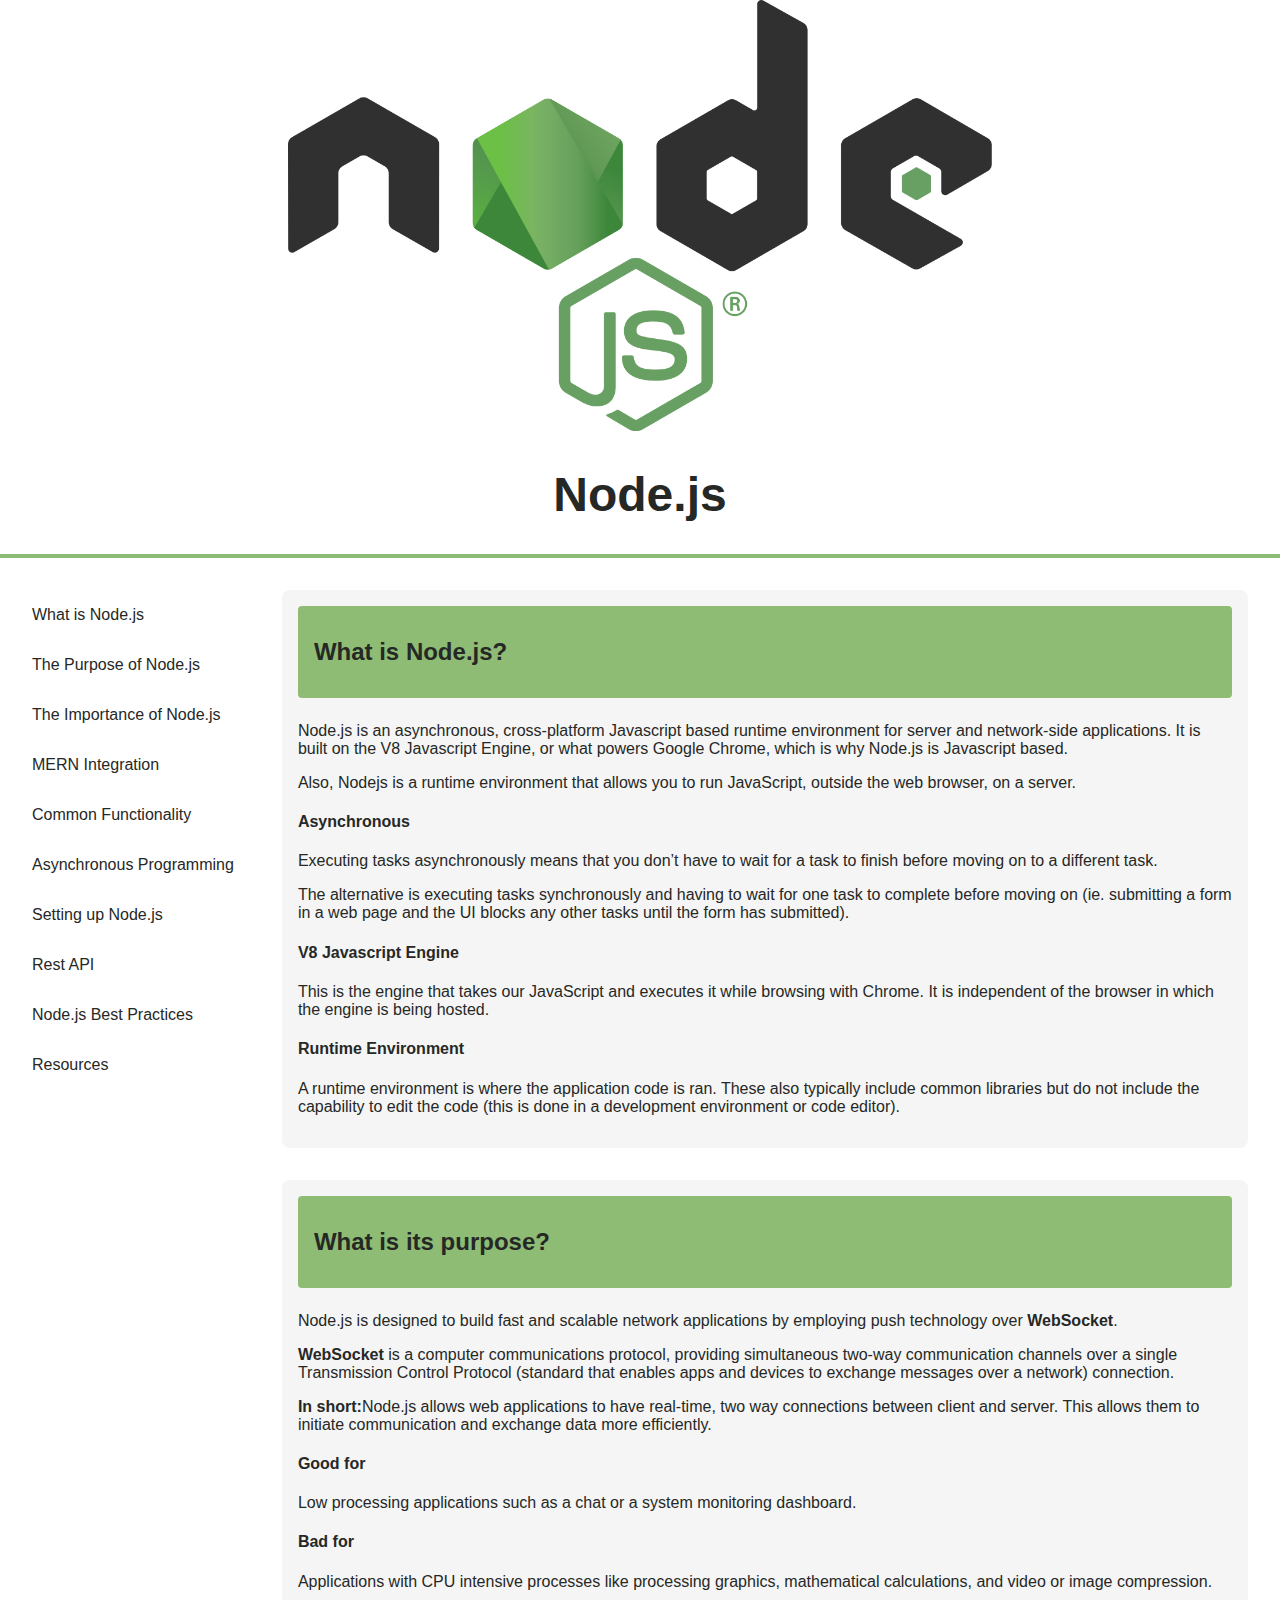
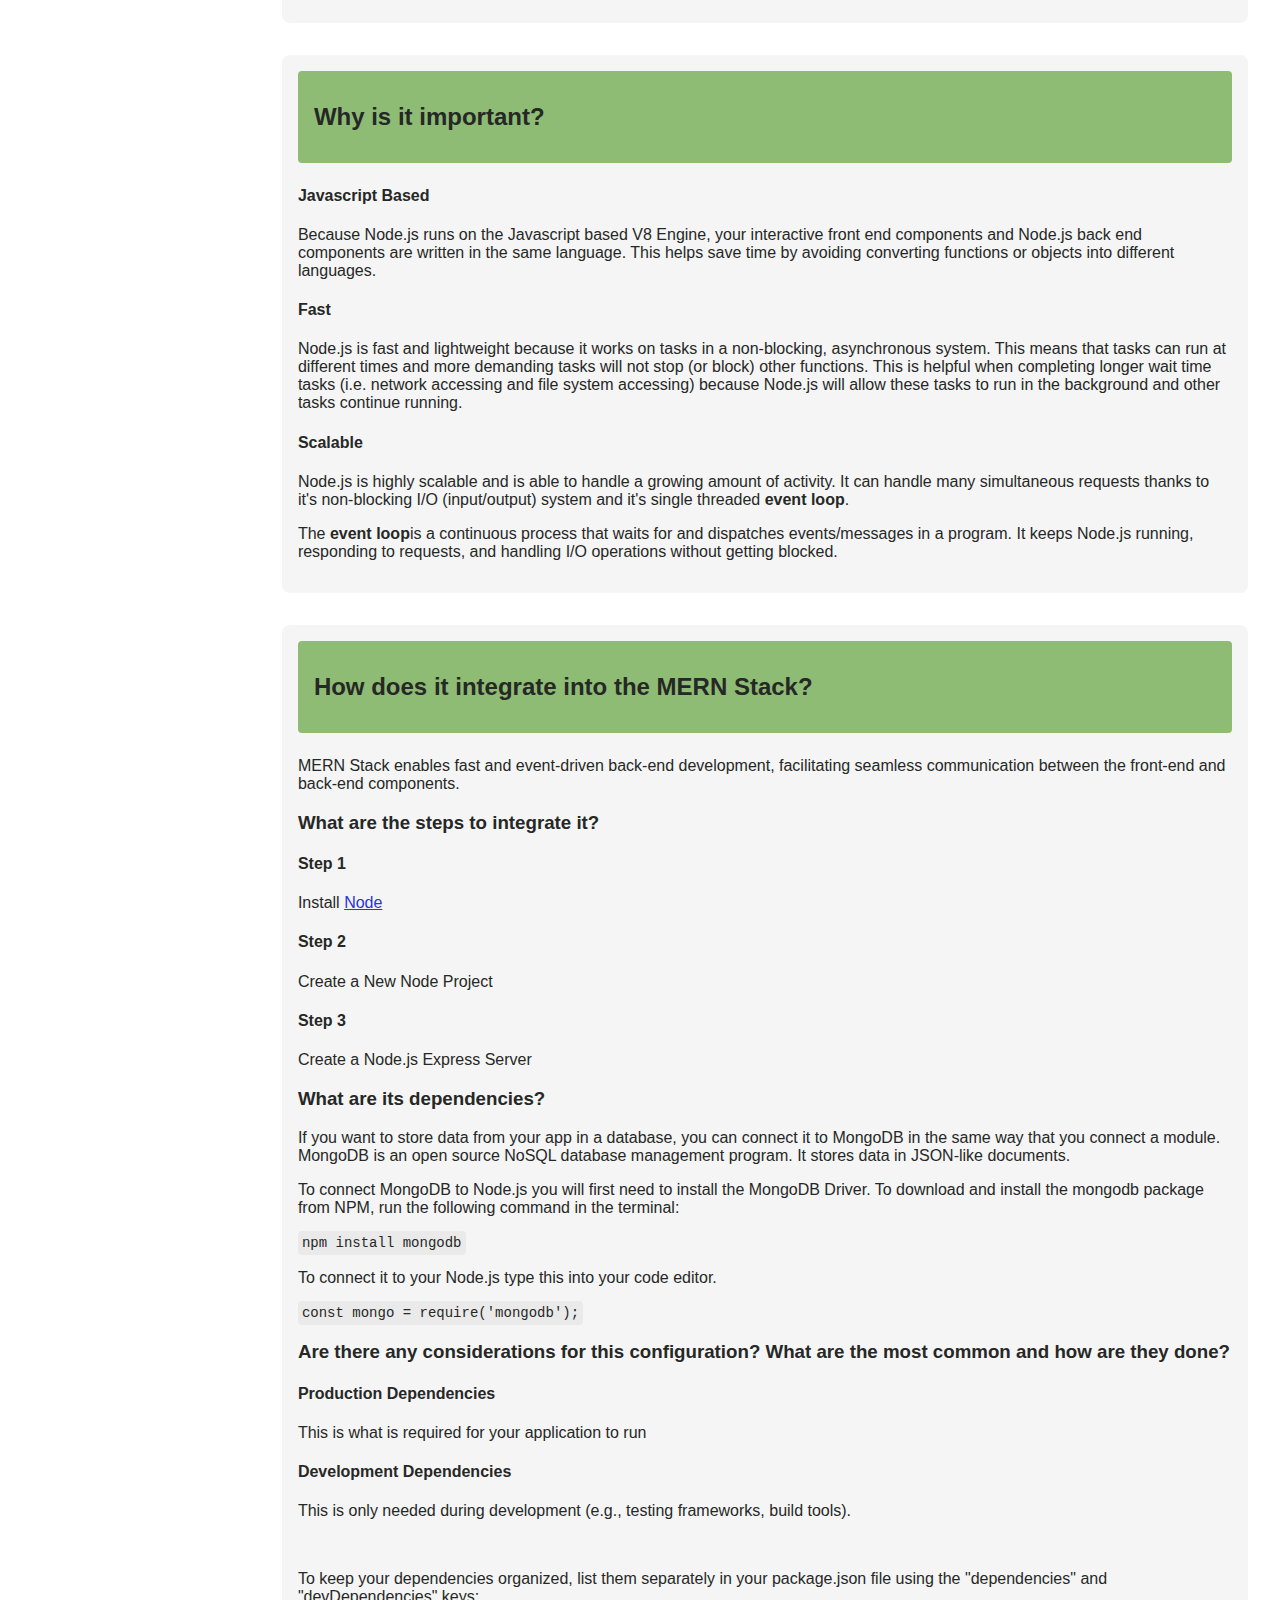
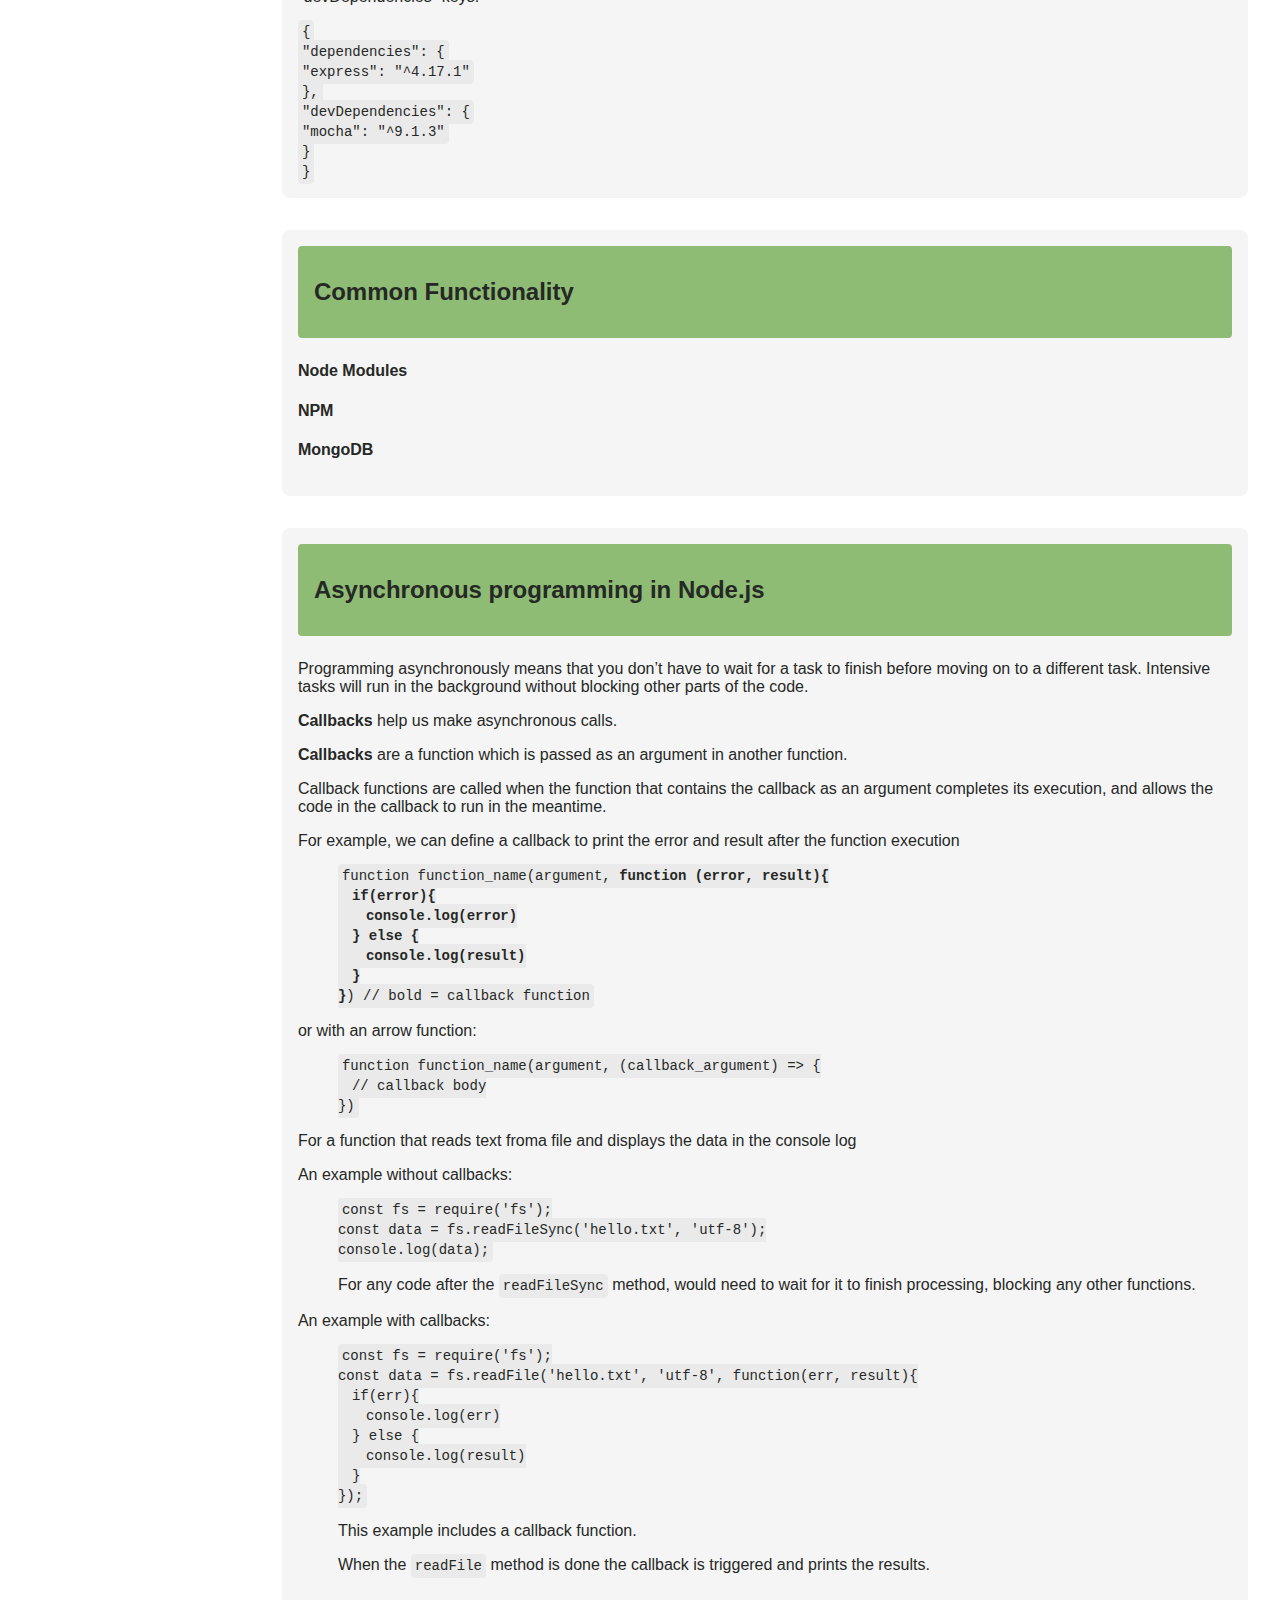
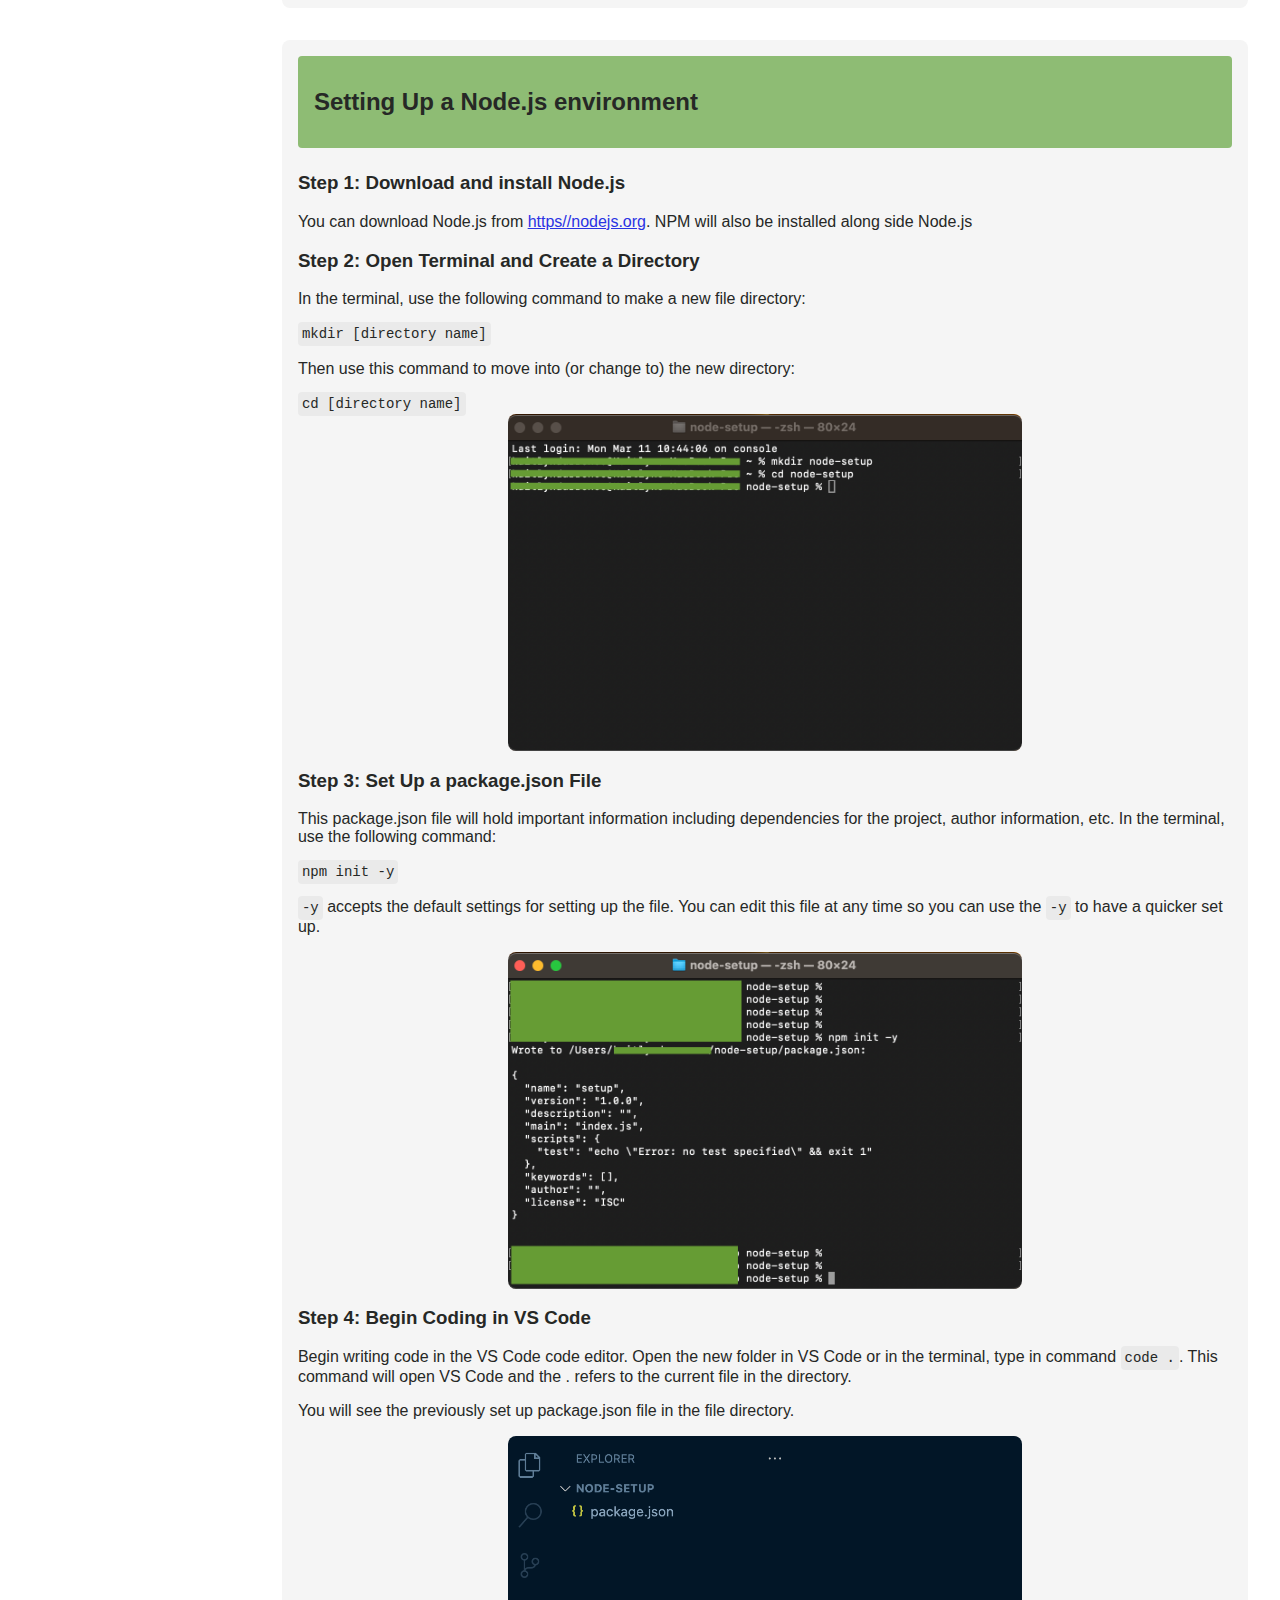
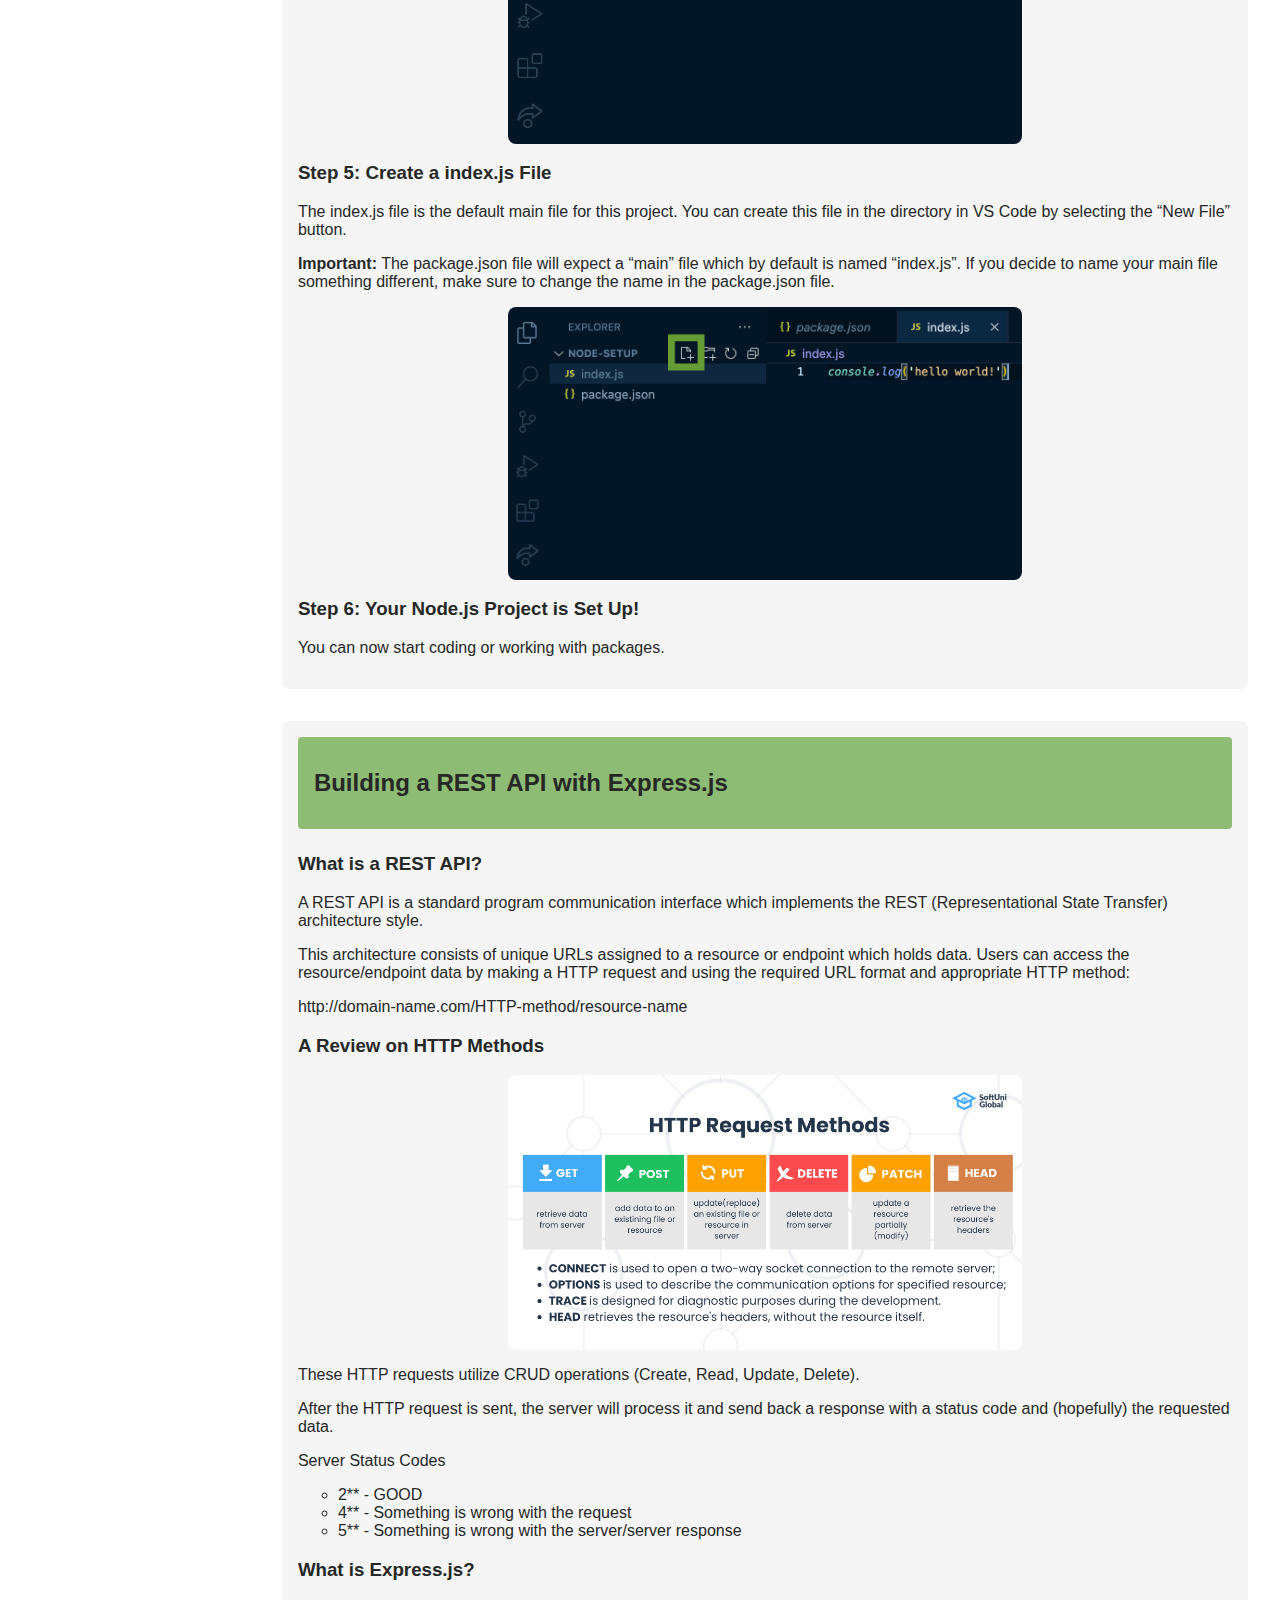
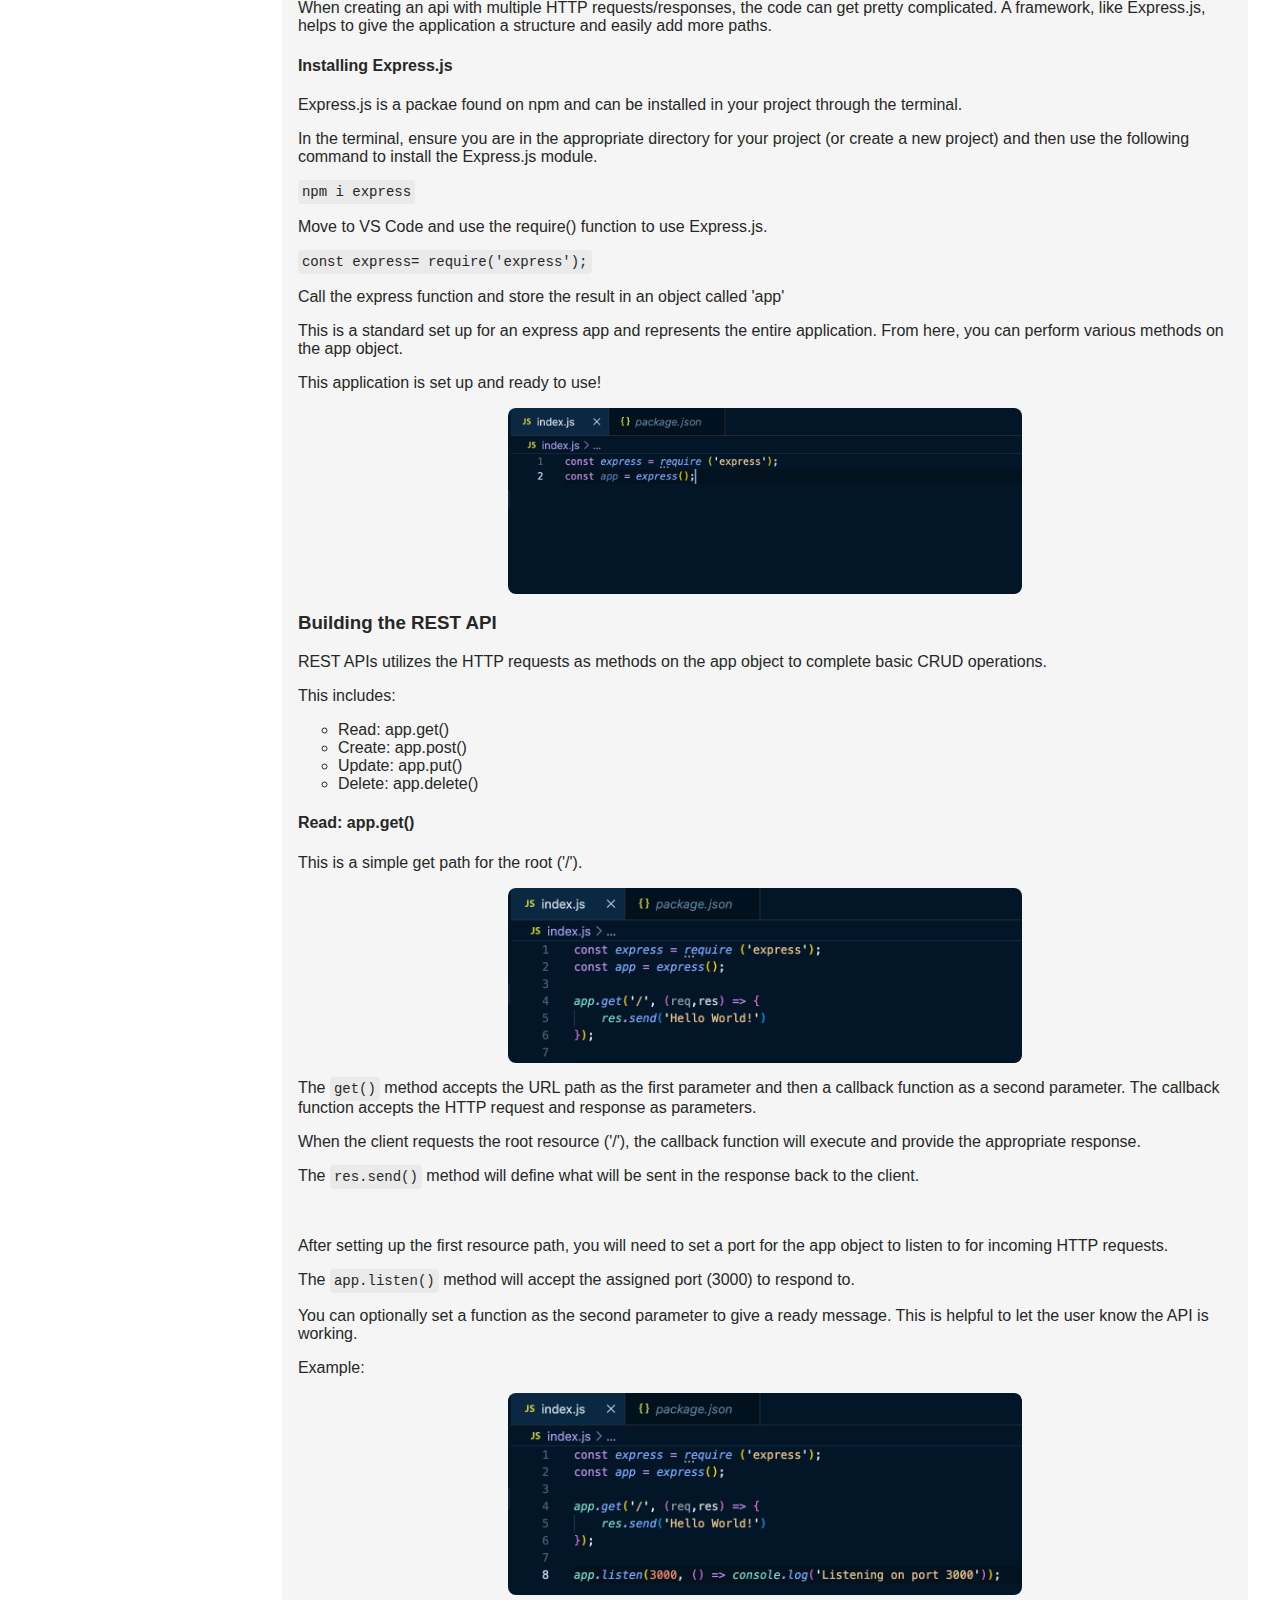
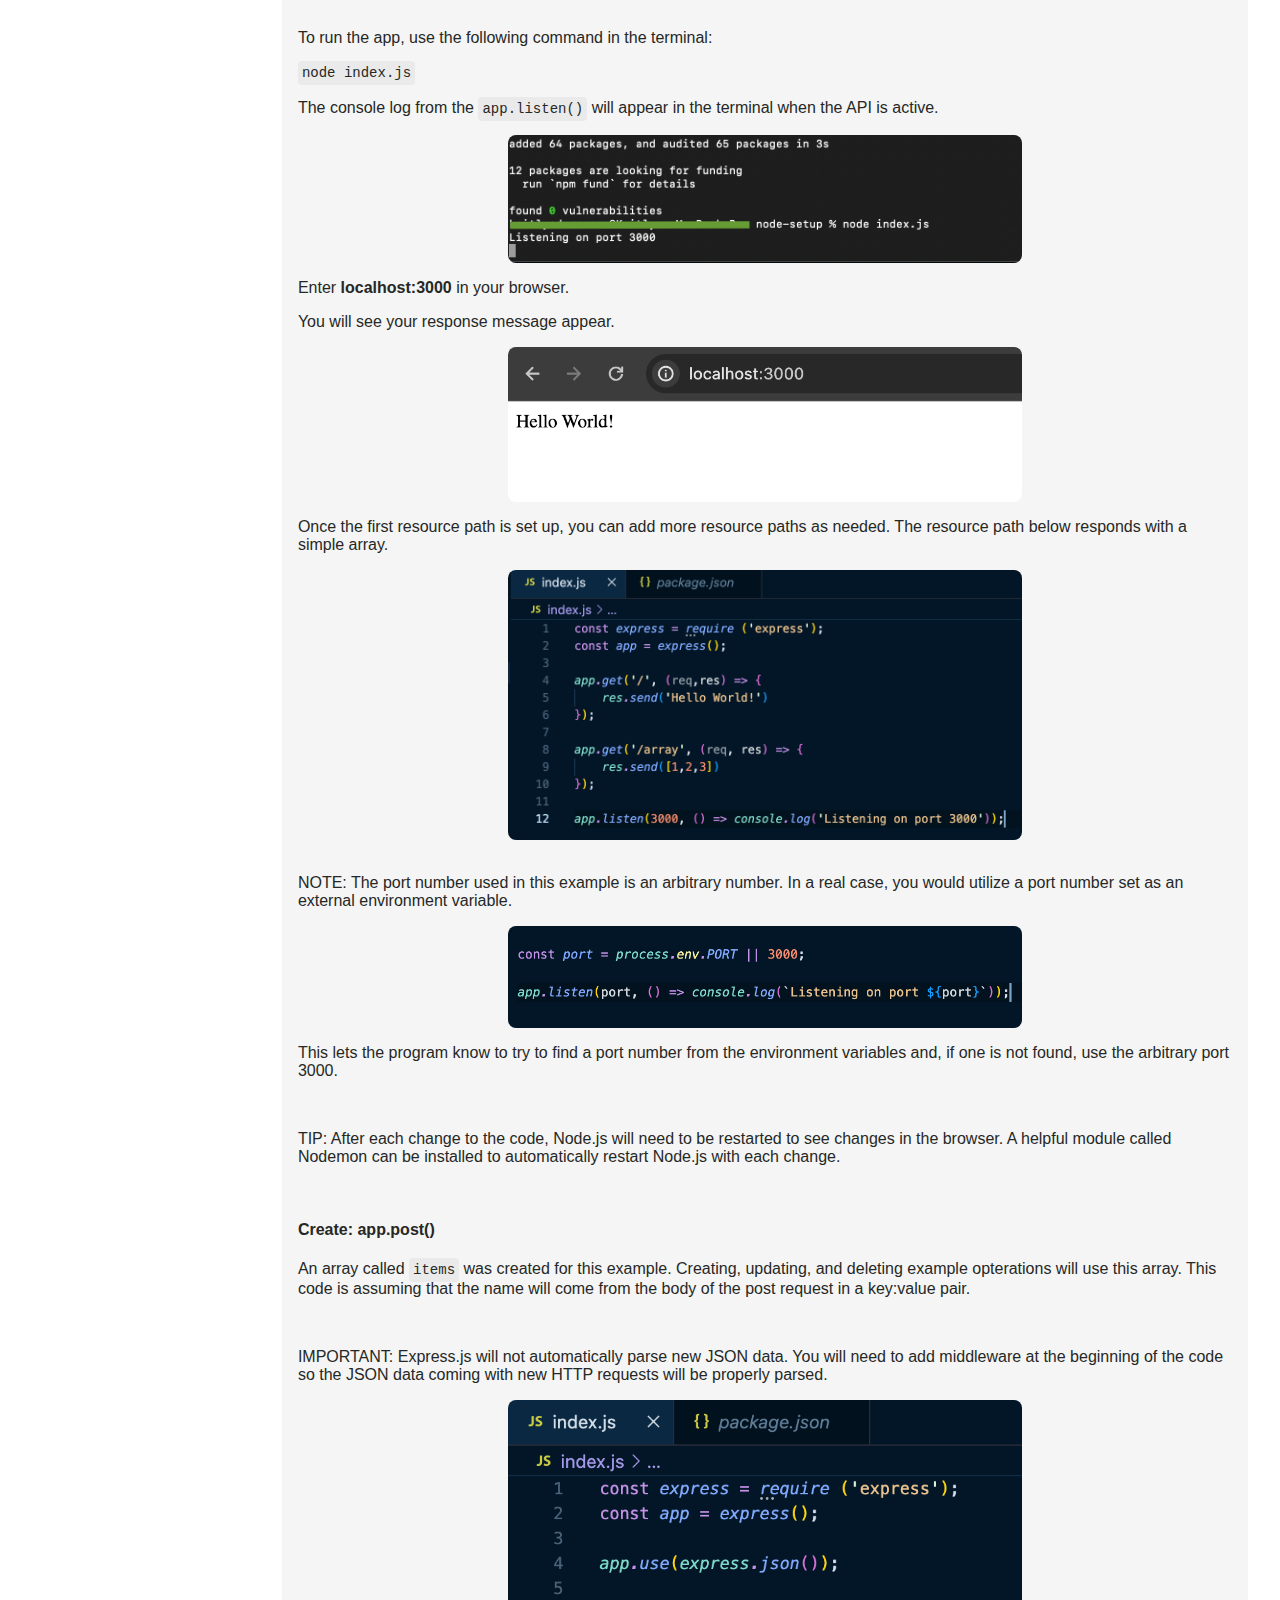
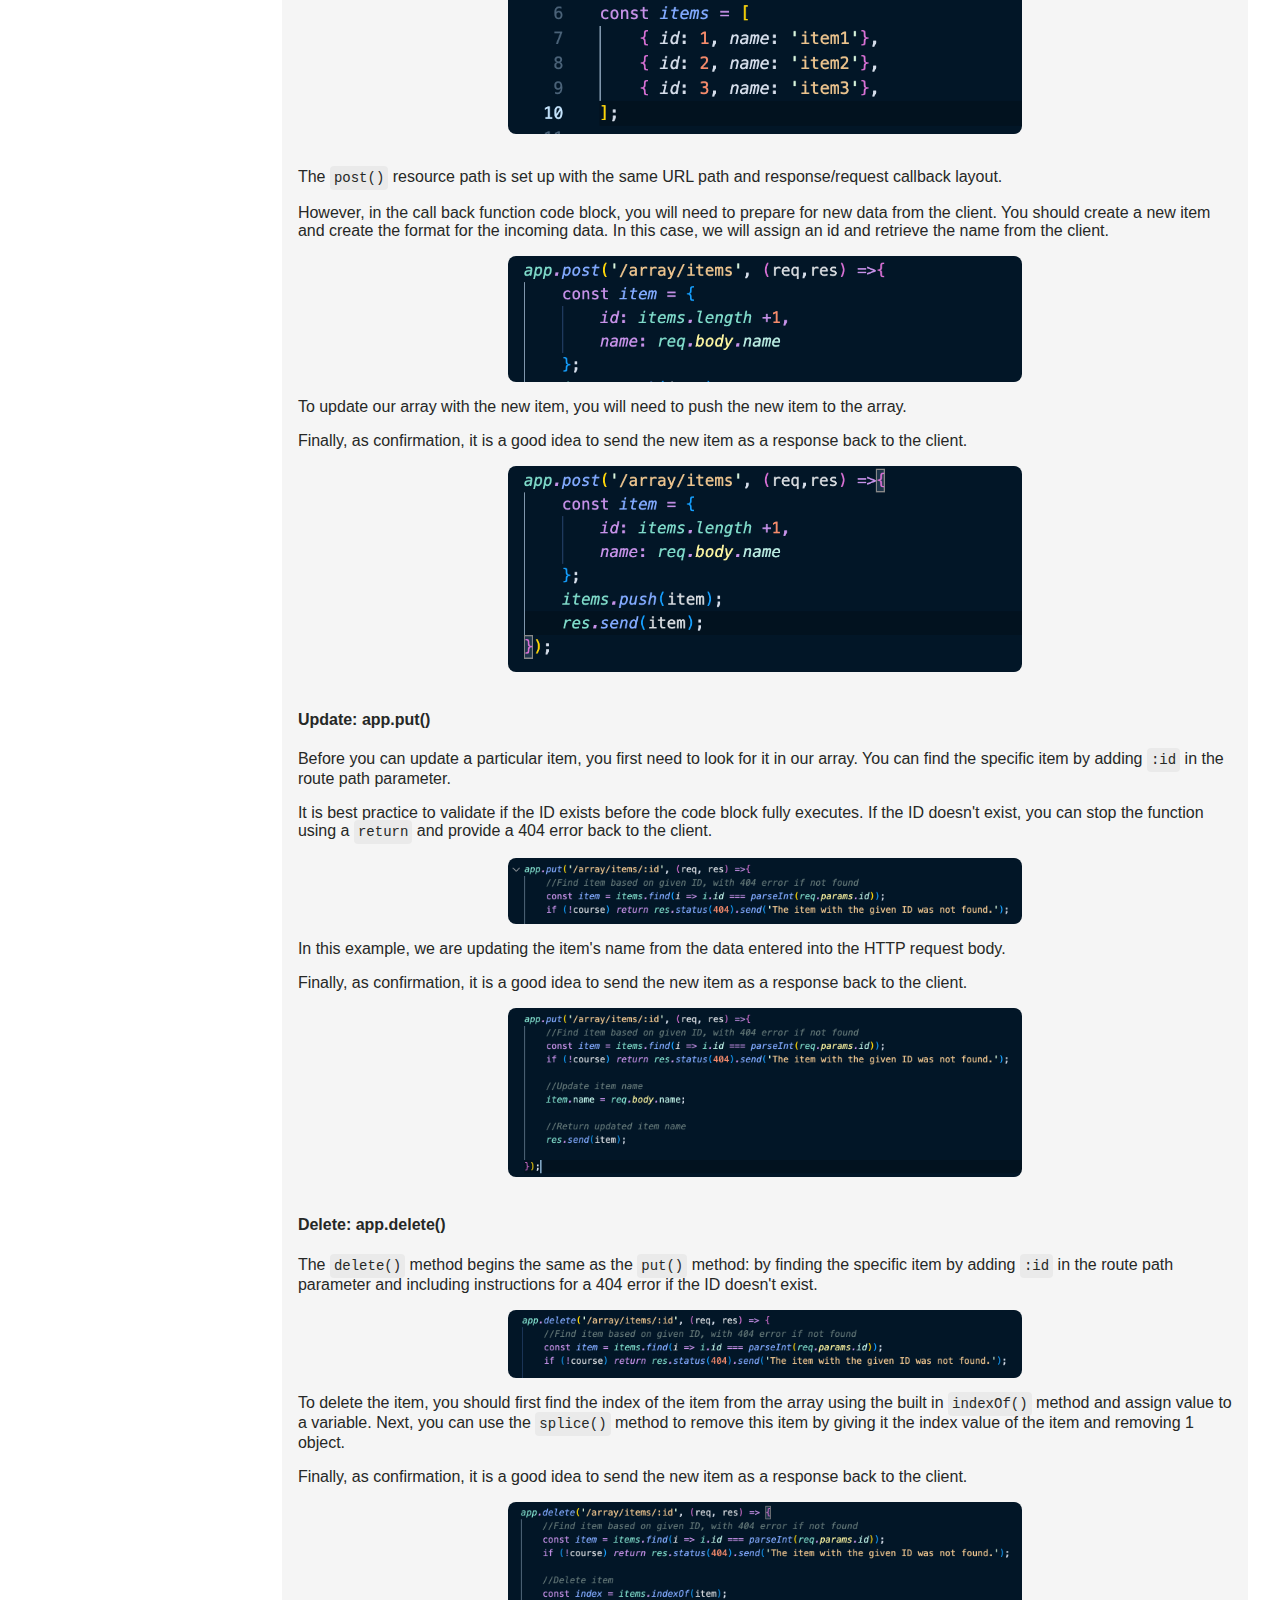
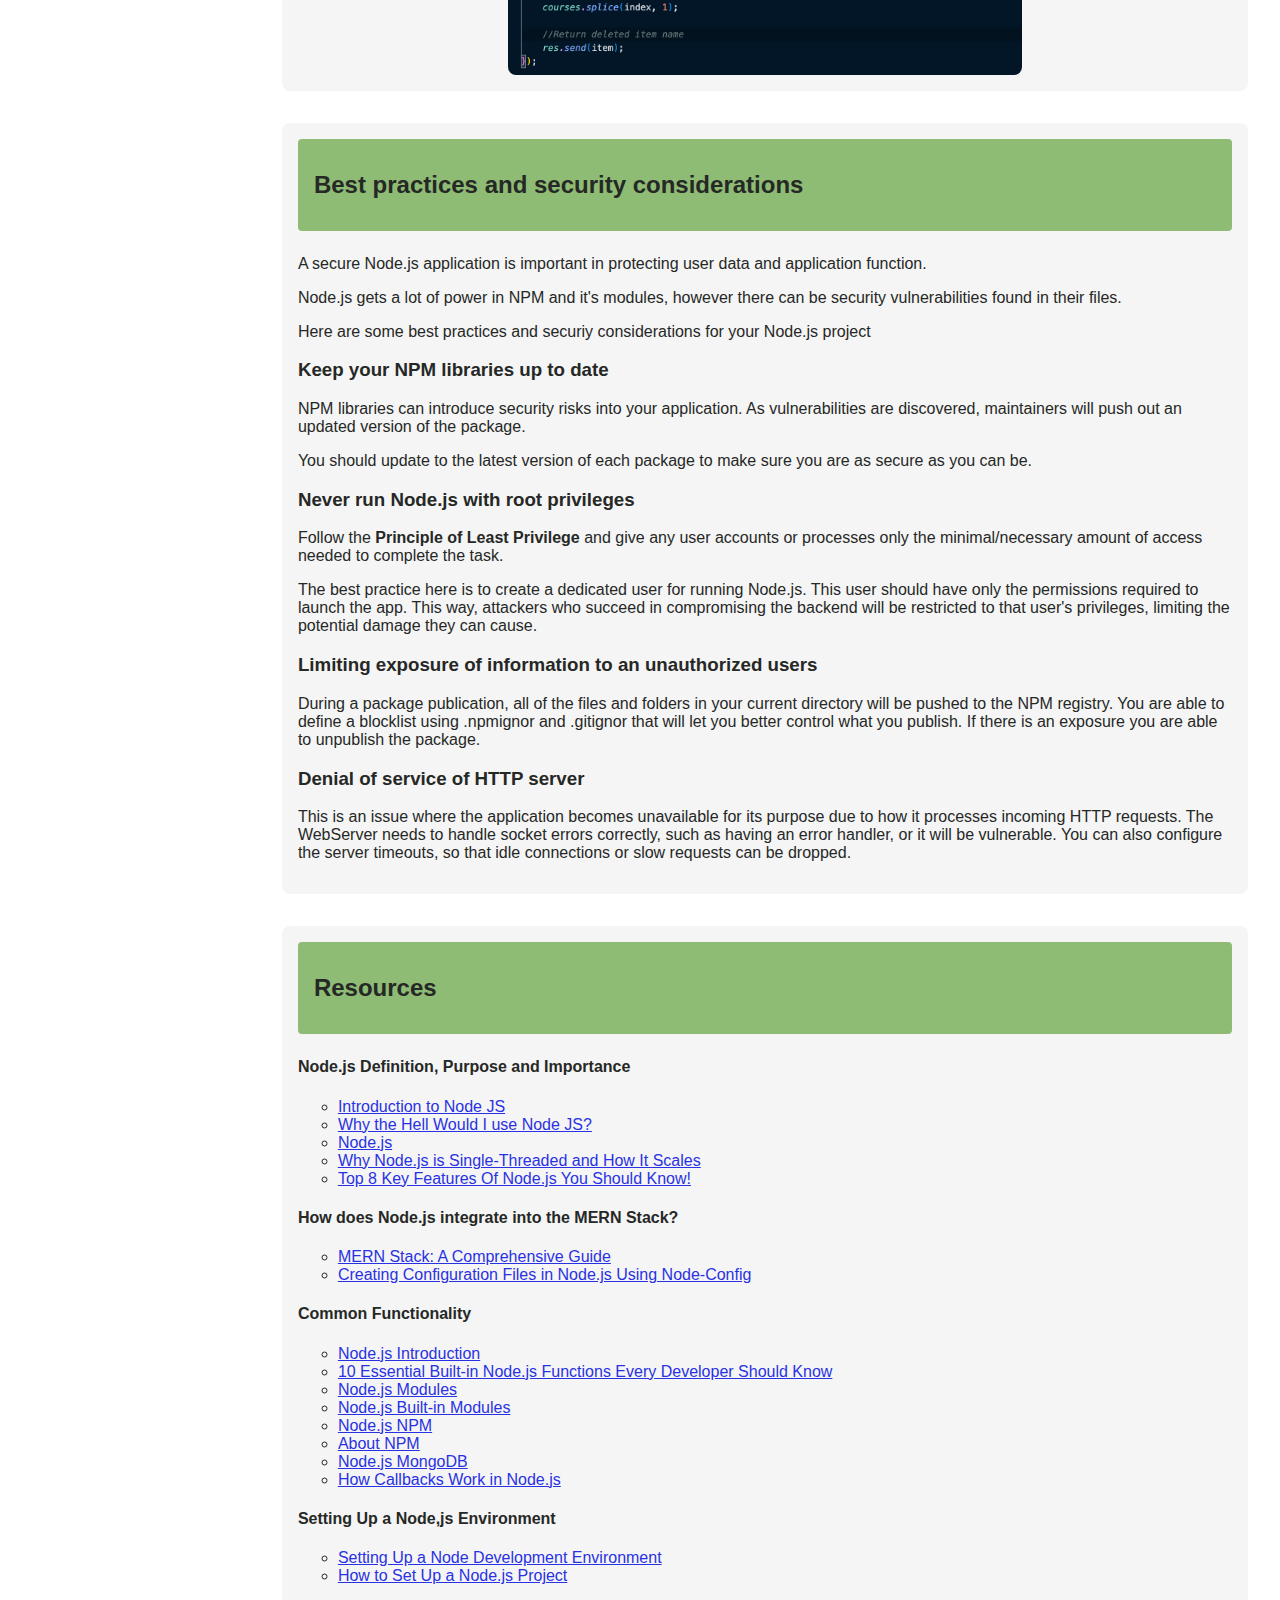
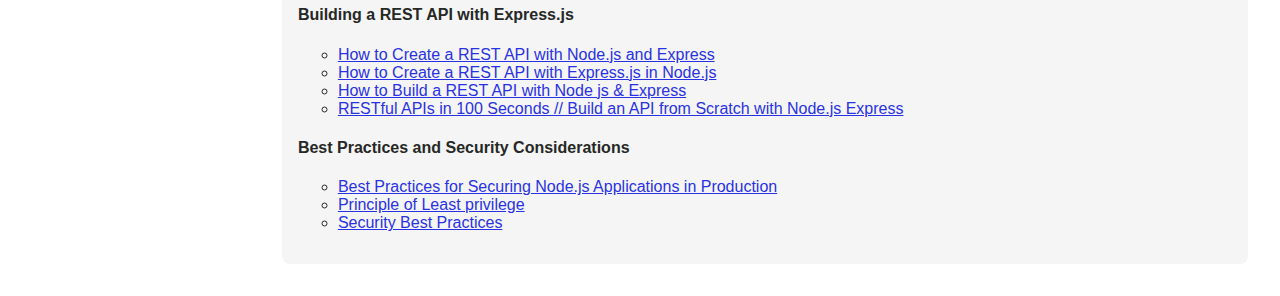
<file: sanaiEdit.html>
<!DOCTYPE html>
<html lang="en">

<head>
    <meta charset="UTF-8">
    <meta name="viewport" content="width=device-width, initial-scale=1.0">
    <link href="style.css" rel="stylesheet">
    <title>Node.js</title>
</head>

<body>
    <div class="header">
        <img src="img/Nodejs_Logo.png" alt="Nodejs Logo">
        <h1>Node.js</h1>
    </div>

    <div class="navbar">
        <ul>
            <li><a href="#definition">What is Node.js</a></li>
            <li><a href="#purpose">The Purpose of Node.js</a></li>
            <li><a href="#important">The Importance of Node.js</a></li>
            <li><a href="#mern">MERN Integration</a></li>
            <li><a href="#commonFunctionality">Common Functionality</a></li>
            <li><a href="#async">Asynchronous Programming</a></li>
            <li><a href="#setup">Setting up Node.js</a></li>
            <li><a href="#RESTAPI">Rest API</a></li>
            <li><a href="#bestPractices">Node.js Best Practices</a></li>
            <li><a href="#resources">Resources</a></li>
        </ul>
    </div>

    <div class="content">
        <div class="section" id="definition">
            <h2>What is Node.js?</h2>
            <p>Node.js is an asynchronous, cross-platform Javascript based runtime environment
                for server and network-side applications. It is built on the V8 Javascript Engine,
                or what powers Google Chrome, which is why Node.js is Javascript based.
            </p>
            <p>Also, Nodejs is a runtime environment that allows you to run JavaScript, outside the web
                browser, on a server.
            </p>
            <h4>Asynchronous</h4>
            <p>Executing tasks asynchronously means that you don’t have to wait for a task to finish
                before moving on to a different task.
            </p>
            <p>The alternative is executing tasks synchronously and having to wait for one task to
                complete before moving on (ie. submitting a form in a web page and the UI blocks any
                other tasks until the form has submitted).
            </p>
            <h4>V8 Javascript Engine</h4>
            <p>This is the engine that takes our JavaScript and executes it while browsing with Chrome.
                It is independent of the browser in which the engine is being hosted.
            </p>
            <h4>Runtime Environment</h4>
            <p>A runtime environment is where the application code is ran. These also typically include
                common libraries but do not include the capability to edit the code (this is done in a
                development environment or code editor).
            </p>
        </div>

        <div class="section" id="purpose">
            <h2>What is its purpose?</h2>
            <p>Node.js is designed to build fast and scalable network applications by employing push technology
                over <b>WebSocket</b>.
            </p>
            <p><b>WebSocket</b> is a computer communications protocol, providing simultaneous two-way communication
                channels over a single Transmission Control Protocol (standard that enables apps and devices
                to exchange messages over a network) connection.
            </p>
            <p><b>In short:</b>Node.js allows web applications to have real-time, two way connections between client
                and server. This allows them to initiate communication and exchange data more efficiently.</p>
            <h4>Good for</h4>
            <p>Low processing applications such as a chat or a system monitoring dashboard.</p>
            <h4>Bad for</h4>
            <p>Applications with CPU intensive processes like processing graphics, mathematical calculations, and video
                or image compression.
            </p>
        </div>

        <div class="section" id="important">
            <h2>Why is it important?</h2>
            <h4>Javascript Based</h4>
            <p>Because Node.js runs on the Javascript based V8 Engine, your interactive front end components and Node.js
                back end
                components are written in the same language. This helps save time by avoiding converting functions or
                objects
                into different languages.
            </p>
            <h4>Fast</h4>
            <p>Node.js is fast and lightweight because it works on tasks in a non-blocking, asynchronous system. This
                means
                that tasks can run at different times and more demanding tasks will not stop (or block) other functions.
                This
                is helpful when completing longer wait time tasks (i.e. network accessing and file system accessing)
                because
                Node.js will allow these tasks to run in the background and other tasks continue running.
            </p>
            <h4>Scalable</h4>
            <p>Node.js is highly scalable and is able to handle a growing amount of activity. It can handle many
                simultaneous
                requests thanks to it&apos;s non-blocking I/O (input/output) system and it&apos;s single threaded
                <b>event loop</b>.
            </p>
            <p>The <b>event loop</b>is a continuous process that waits for and dispatches events/messages in a program.
                It keeps Node.js running,
                responding to requests, and handling I/O operations without getting blocked.
            </p>
        </div>

        <div class="section" id="mern">
            <h2>How does it integrate into the MERN Stack?</h2>
                <p>MERN Stack enables fast and event-driven back-end development, facilitating seamless communication between the 
                    front-end and back-end components.</p>
            <h3>What are the steps to integrate it?</h3>
                <h4>Step 1</h4>
                    <p>Install <a href="https://nodejs.org/en">Node</a></p>
                <h4>Step 2</h4>
                    <p>Create a New Node Project</p>
                <h4>Step 3</h4>
                    <p>Create a Node.js Express Server</p>
            
            <h3>What are its dependencies?</h3>
                <p>If you want to store data from your app in a database, you can connect it to MongoDB in the same way that you connect a module.
                MongoDB is an open source NoSQL database management program. It stores data in JSON-like documents.</p>
                <p>To connect MongoDB to Node.js you will first need to install the MongoDB Driver.
                To download and install the mongodb package from NPM, run the following command in the terminal:</p>
                <code>npm install mongodb</code>
                <p>To connect it to your Node.js type this into your code editor.</p>
                <code>const mongo = require('mongodb');</code>            
            <h3>Are there any considerations for this configuration? What are the most common and how are they done?
                <h4>Production Dependencies</h4>
                <p>This is what is required for your application to run</p>
                <h4>Development Dependencies</h4>
                    <p>This is only needed during development (e.g., testing frameworks, build tools).</p>
                <br>
                <p>To keep your dependencies organized, list them separately in your package.json file using the "dependencies" and "devDependencies" keys:</p>
                <code>{</code><br>
                    <code>"dependencies": {</code><br>
                      <code>"express": "^4.17.1"</code><br>
                    <code>},</code><br>
                    <code>"devDependencies": {</code><br>
                      <code>"mocha": "^9.1.3"</code><br>
                    <code>}</code><br>
                    <code>}</code><br>
            </h3>
        </div>

        <div class="section" id="commonFunctionality">
            <h2>Common Functionality</h2>
            <h4>Node Modules</h4>
            <h4>NPM</h4>
            <h4>MongoDB</h4>
        </div>

        <div class="section" id="async">
            <h2>Asynchronous programming in Node.js</h2>
            <p>Programming asynchronously means that you don’t have to wait for a task to finish before moving on to a
                different task. Intensive tasks will run in the background without blocking other parts of the code.</p>
            <p><b>Callbacks</b> help us make asynchronous calls.</p>
            <p><b>Callbacks</b> are a function which is passed as an argument in another function.</p>
            <p>Callback functions are called when the function that contains the callback as an argument completes its execution, and allows the code in the callback to run in the meantime.</p>
            <p>For example, we can define a callback to print the error and result after the function execution</p>
            <ul><p><code>function function_name(argument, <b>function (error, result){ <br>
                &emsp;if(error){ <br>
                    &emsp;&emsp;console.log(error) <br>
                    &emsp;} else {<br>&emsp;&emsp;console.log(result) <br>
                        &emsp;} <br>
                    }</b>) // bold = callback function</code></p></ul>
            <p>or with an arrow function:</p>
            <ul><p><code>function function_name(argument, (callback_argument) => { <br> 
                &emsp;// callback body <br> 
            })
            </code></p></ul>
            <p>For a function that reads text froma file and displays the data in the console log</p>
            <p>An example without callbacks:</p>
            <ul>
            <p><code>const fs = require('fs');<br>
                const data = fs.readFileSync('hello.txt', 'utf-8');<br>console.log(data);</code></p>
            <p>For any code after the <code>readFileSync</code> method, would need to wait for it to finish processing, blocking any other functions.</p></ul>
            <p>An example with callbacks:</p>
            <ul>
            <p><code>const fs = require('fs');<br>
                const data = fs.readFile('hello.txt', 'utf-8', function(err, result){ <br> 
                    &emsp;if(err){ <br>
                        &emsp;&emsp;console.log(err) <br>
                        &emsp;} else { <br>
                            &emsp;&emsp;console.log(result) <br>
                            &emsp;} <br>
                });</code></p>
            <p>This example includes a callback function.</p>
            <p>When the <code>readFile</code> method is done the callback is triggered and prints the results.</p>
            </ul>
        </div>

        <div class="section" id="setup">
            <h2>Setting Up a Node.js environment</h2>

            <h3>Step 1: Download and install Node.js</h3>
                <p>You can download Node.js from <a href="https://nodejs.org" >https//nodejs.org</a>. NPM will also be installed along side Node.js</p>

            <h3>Step 2: Open Terminal and Create a Directory</h3>
                <p>In the terminal, use the following command to make a new file directory:</p>
                <code>mkdir [directory name]</code>

                <p>Then use this command to move into (or change to) the new directory:</p>
                <code>cd [directory name]</code>

                <img src="img/node_setup1.png" alt="In a Terminal Making a New Directory and Changing to It">

            <h3>Step 3: Set Up a package.json File</h3>
                <p>This package.json file will hold important information including dependencies for the project, author information, etc. In the terminal,
                     use the following command:
                </p>
                <code>npm init -y</code>
                <p><code>-y</code> accepts the default settings for setting up the file. You can edit this file at any time so you can use the <code>-y</code>
                     to have a quicker set up.
                </p>

                <img src="img/node_setup2.png" alt="In a Terminal Setting Up a Package.JSON File">

            <h3>Step 4: Begin Coding in VS Code</h3>
                <p>Begin writing code in the VS Code code editor. Open the new folder in VS Code or in the terminal, type in command <code>code .</code>. This
                     command will open VS Code and the . refers to the current file in the directory.
                </p>

                <p>You will see the previously set up package.json file in the file directory.</p>
                <img src="img/node_setup3.png" alt="A Properly Set Up Node Project Directory and Package.JSON File">

            <h3>Step 5: Create a index.js File</h3>
                <p>The index.js file is the default main file for this project. You can create this file in the directory in VS Code by selecting the “New File”
                     button.
                </p>

                <p><b>Important:</b> The package.json file will expect a “main” file which by default is named “index.js”. If you decide to name your main file
                     something different, make sure to change the name in the package.json file.
                </p>

                <img src="img/node_setup4.png" alt="A New Index.js File in a Project Directory">

            <h3>Step 6: Your Node.js Project is Set Up!</h3>
                <p>You can now start coding or working with packages.</p>

        </div>

        <div class="section" id="RESTAPI">
            <h2>Building a REST API with Express.js</h2>

            <h3>What is a REST API?</h3>
            <p>A REST API is a standard program communication interface which implements the REST (Representational
                State Transfer) architecture
                style.
            </p>
            <p>This architecture consists of unique URLs assigned to a resource or endpoint which holds data. Users can
                access the
                resource/endpoint data by making a HTTP request and using the required URL format and appropriate HTTP
                method:
            </p>
            <p>http://domain-name.com/HTTP-method/resource-name</p>


            <h3>A Review on HTTP Methods</h3>
            <img src="img/HTTP-Request-Methods.png" alt="HTTP Request Methods">
            <p>These HTTP requests utilize CRUD operations (Create, Read, Update, Delete).</p>
            <p>After the HTTP request is sent, the server will process it and send back a response with a status code
                and
                (hopefully) the requested data.
            </p>
            <p>Server Status Codes</p>
            <ul>
                <li>2** - GOOD</li>
                <li>4** - Something is wrong with the request</li>
                <li>5** - Something is wrong with the server/server response</li>
            </ul>


            <h3>What is Express.js?</h3>
            <p>When creating an api with multiple HTTP requests/responses, the code can get pretty complicated. A
                framework,
                like Express.js, helps to give the application a structure and easily add more paths.
            </p>


            <h4>Installing Express.js</h4>
            <p>Express.js is a packae found on npm and can be installed in your project through the terminal.</p>
            <p>In the terminal, ensure you are in the appropriate directory for your project (or create a new project)
                and then
                use the following command to install the Express.js module.
            </p>
            <p><code>npm i express</code></p>

            <p>Move to VS Code and use the require() function to use Express.js.</p>
            <p><code>const express= require('express');</code></p>

            <p>Call the express function and store the result in an object called &apos;app&apos;</p>
            <p>This is a standard set up for an express app and represents the entire application. From here, you can
                perform various
                methods on the app object.
            </p>

            <p>This application is set up and ready to use!</p>
            <img src="img/install-expresjs.png" alt="Express.js Complete Set Up">

            <h3>Building the REST API</h3>

            <p>REST APIs utilizes the HTTP requests as methods on the app object to complete basic CRUD operations.</p>
            <p>This includes:</p>
            <ul>
                <li>Read: app.get()</li>
                <li>Create: app.post()</li>
                <li>Update: app.put()</li>
                <li>Delete: app.delete()</li>
            </ul>

            <h4>Read: app.get()</h4>
            <p>This is a simple get path for the root (&apos;/&apos;).</p>
            <img src="img/get_path1.png" alt="A Simple get() Path">

            <p>The <code>get()</code> method accepts the URL path as the first parameter and then a callback function as
                a second parameter. The
                callback function accepts the HTTP request and response as parameters.
            </p>
            <p>When the client requests the root resource (&apos;/&apos;), the callback function will execute and
                provide
                the appropriate response.
            </p>
            <p>The <code>res.send()</code> method will define what will be sent in the response back to the client.</p>

            <br>

            <p>After setting up the first resource path, you will need to set a port for the app object to listen to for
                incoming HTTP
                requests.
            </p>
            <p>The <code>app.listen()</code> method will accept the assigned port (3000) to respond to.</p>
            <p>You can optionally set a function as the second parameter to give a ready message. This is helpful to let
                the user know
                the API is working.
            </p>
            <p>Example:</p>
            <img src="img/get_port.png" alt="An Example of Port Listening and Ready Message">

            <br>

            <p>To run the app, use the following command in the terminal: </p>
            <p><code>node index.js</code></p>
            <p>The console log from the <code>app.listen()</code> will appear in the terminal when the API is active.
            </p>
            <img src="img/node_indexjs.png" alt="A Terminal Showing the Ready Message of an API">
            <p>Enter <b>localhost:3000</b> in your browser.</p>
            <p>You will see your response message appear.</p>
            <img src="img/hello_world_api.png" alt="A Hello World Message">

            <p>Once the first resource path is set up, you can add more resource paths as needed. The resource path
                below responds with
                a simple array.
            </p>
            <img src="img/get_path2.png" alt="Two Simple get() Paths">

            <br>

            <p>NOTE: The port number used in this example is an arbitrary number. In a real case, you would utilize a
                port number set
                as an external environment variable.
            </p>
            <img src="img/proper_port_setup.png" alt="An Example of a Proper Port Listener Set Up">
            <p>This lets the program know to try to find a port number from the environment variables and, if one is not
                found, use the
                arbitrary port 3000.
            </p>

            <br>

            <p>TIP: After each change to the code, Node.js will need to be restarted to see changes in the browser. A
                helpful
                module called Nodemon can be installed to automatically restart Node.js with each change.
            </p>

            <br>

            <h4>Create: app.post()</h4>
            <p>An array called <code>items</code> was created for this example. Creating, updating, and deleting example
                opterations will
                use this array. This code is assuming that the name will come from the body of the post request in a
                key:value pair.
            </p>

            <br>

            <p>IMPORTANT: Express.js will not automatically parse new JSON data. You will need to add middleware at the
                beginning
                of the code so the JSON data coming with new HTTP requests will be properly parsed.
            </p>
            <img src="img/middleware.png" alt="An Example of Middleware for JSON Data Parsing">

            <br>

            <p>The <code>post()</code> resource path is set up with the same URL path and response/request callback
                layout.</p>
            <p>However, in the call back function code block, you will need to prepare for new data from the client. You
                should create
                a new item and create the format for the incoming data. In this case, we will assign an id and retrieve
                the name from
                the client.
            </p>
            <img src="img/post_setup.png" alt="A post() Resouce Path Set Up">

            <p>To update our array with the new item, you will need to push the new item to the array.</p>
            <p>Finally, as confirmation, it is a good idea to send the new item as a response back to the client.</p>
            <img src="img/post_completed.png" alt="A Completed post() Resource Path">

            <br>

            <h4>Update: app.put()</h4>
            <p>Before you can update a particular item, you first need to look for it in our array. You can find the
                specific item by adding
                <code>:id</code> in the route path parameter.
            </p>
            <p>It is best practice to validate if the ID exists before the code block fully executes. If the ID
                doesn&apos;t exist, you can stop the
                function using a <code>return</code> and provide a 404 error back to the client.
            </p>
            <img src="img/put_find_item.png" alt="A put() Resource Path Set Up">

            <p>In this example, we are updating the item&apos;s name from the data entered into the HTTP request body.
            </p>
            <p>Finally, as confirmation, it is a good idea to send the new item as a response back to the client.</p>
            <img src="img/put_completed.png" alt="A Completed put() Resource Path">

            <br>

            <h4>Delete: app.delete()</h4>
            <p>The <code>delete()</code> method begins the same as the <code>put()</code> method: by finding the
                specific item by adding <code>:id</code> in the route
                path parameter and including instructions for a 404 error if the ID doesn&apos;t exist.
            </p>
            <img src="img/delete_find_item.png" alt="A delete() Resource Path Set Up">

            <p>To delete the item, you should first find the index of the item from the array using the built in
                <code>indexOf()</code> method and assign value to a variable.
                Next, you can use the <code>splice()</code> method to remove this item by giving it the index value of
                the item and removing 1 object.
            </p>
            <p>Finally, as confirmation, it is a good idea to send the new item as a response back to the client.</p>
            <img src="img/delete_completed.png" alt="A Completed delete() Resource Path">
        </div>

        <div class="section" id="bestPractices">
            <h2>Best practices and security considerations</h2>
            <p>A secure Node.js application is important in protecting user data and application function.</p>
            <p>Node.js gets a lot of power in NPM and it's modules, however there can be security vulnerabilities found
                in their files. </p>
            <p>Here are some best practices and securiy considerations for your Node.js project</p>

            <h3>Keep your NPM libraries up to date</h3>
            <p>NPM libraries can introduce security risks into your application. As vulnerabilities are discovered,
                maintainers will push out an updated version of the package.</p>
            <p>You should update to the latest version of each package to make sure you are as secure as you can be.</p>

            <h3>Never run Node.js with root privileges</h3>
            <p>Follow the <b>Principle of Least Privilege</b> and give any user accounts or processes only the
                minimal/necessary amount of access needed to complete the task.</p>
            <p>The best practice here is to create a dedicated user for running Node.js. This user should have only the
                permissions required to launch the app. This way, attackers
                who succeed in compromising the backend will be restricted to that user&apos;s privileges, limiting the
                potential damage they can cause.
            </p>

            <h3>Limiting exposure of information to an unauthorized users</h3>
            <p>During a package publication, all of the files and folders in your current directory will be pushed to
                the NPM registry. You are able to define a blocklist using .npmignor
                and .gitignor that will let you better control what you publish. If there is an exposure you are able to
                unpublish the package.
            </p>

            <h3>Denial of service of HTTP server</h3>
            <p>This is an issue where the application becomes unavailable for its purpose due to how it processes
                incoming HTTP requests. The WebServer needs to handle socket errors correctly,
                such as having an error handler, or it will be vulnerable. You can also configure the server timeouts,
                so that idle connections or slow requests can be dropped.
            </p>

        </div>

        <div class="section" id="resources">
            <h2>Resources</h2>
                <h4>Node.js Definition, Purpose and Importance</h4>
                    <ul>
                        <li><a href="https://nodejs.org/en/learn/getting-started/introduction-to-nodejs">Introduction to Node JS</a></li>
                        <li><a href="https://www.toptal.com/javascript/why-the-hell-would-i-use-node-js">Why the Hell Would I use Node JS?</a></li>
                        <li><a href="https://nodejs.org/en">Node.js</a></li>
                        <li><a href="https://medium.com/@codejuggler/why-node-js-is-single-threaded-and-how-it-scales-eb32f3fc4cbc#:~:text=In%20conclusion%2C%20Node.,use%20of%20asynchronous%20programming%20techniques">Why Node.js is Single-Threaded and How It Scales</a></li>
                        <li><a href="https://codedamn.com/news/nodejs/features-of-node-js">Top 8 Key Features Of Node.js You Should Know!</a></li>
                    </ul>
                <h4>How does Node.js integrate into the MERN Stack?</h4>
                    <ul>
                        <li><a href="https://blog.nextideatech.com/how-to-get-started-with-the-mern-stack-a-comprehensive-guide/">MERN Stack: A Comprehensive Guide</a></li>
                        <li><a href="https://blog.logrocket.com/creating-configuration-files-node-js-using-node-config/#:~:text=Node%2Dconfig%20allows%20you%20to,as%20development%2C%20staging%2C%20etc">Creating Configuration Files in Node.js Using Node-Config</a></li>
                    </ul>
                <h4>Common Functionality</h4>
                    <ul>
                        <li><a href="https://www.w3schools.com/nodejs/nodejs_intro.asp">Node.js Introduction</a></li>
                        <li><a href="https://akshay9.medium.com/10-essential-built-in-node-js-functions-every-developer-should-know-9319f9d432d2">10 Essential Built-in Node.js Functions Every Developer Should Know</a></li>
                        <li><a href="https://www.geeksforgeeks.org/node-js-modules/">Node.js Modules</a></li>
                        <li><a href="https://www.w3schools.com/nodejs/ref_modules.asp">Node.js Built-in Modules</a></li>
                        <li><a href="https://www.w3schools.com/nodejs/nodejs_npm.asp">Node.js NPM</a></li>
                        <li><a href="https://docs.npmjs.com/about-npm">About NPM</a></li>
                        <li><a href="https://www.w3schools.com/nodejs/nodejs_mongodb.asp">Node.js MongoDB</a></li>
                        <li><a href="https://www.freecodecamp.org/news/nodejs-callbacks/#:~:text=Aditya%20Gupta-,Node.,help%20us%20make%20asynchronous%20calls">How Callbacks Work in Node.js</a></li>
                    </ul>
                <h4>Setting Up a Node,js Environment</h4>
                    <ul>
                        <li><a href="https://developer.mozilla.org/en-US/docs/Learn/Server-side/Express_Nodejs/development_environment">Setting Up a Node Development Environment</a></li>
                        <li><a href="https://www.youtube.com/watch?v=wM3TEvQn2hw">How to Set Up a Node.js Project</a></li>
                    </ul>
                <h4>Building a REST API with Express.js</h4>
                    <ul>
                        <li><a href="https://blog.postman.com/how-to-create-a-rest-api-with-node-js-and-express/">How to Create a REST API with Node.js and Express</a></li>
                        <li><a href="https://www.robinwieruch.de/node-express-server-rest-api/">How to Create a REST API with Express.js in Node.js</a></li>
                        <li><a href="https://www.youtube.com/watch?v=pKd0Rpw7O48">How to Build a REST API with Node js & Express</a></li>
                        <li><a href="https://www.youtube.com/watch?v=-MTSQjw5DrM">RESTful APIs in 100 Seconds // Build an API from Scratch with Node.js Express</a></li>
                    </ul>
                <h4>Best Practices and Security Considerations</h4>
                    <ul>
                        <li><a href="https://semaphoreci.com/blog/securing-nodejs">Best Practices for Securing Node.js Applications in Production</a></li>
                        <li><a href="https://en.wikipedia.org/wiki/Principle_of_least_privilege">Principle of Least privilege</a></li>
                        <li><a href="https://nodejs.org/en/learn/getting-started/security-best-practices">Security Best Practices</a></li>
                    </ul>
        </div>

</body>

</html>
</file>
<file: style.css>
body {
    font-family: sans-serif;
    margin: 0;
    color: rgb(38, 40, 38);
    display: grid;
    grid-template-areas: "header header header"
        "navbar main main";
}

code {
    background-color: rgb(234, 234, 234);
    padding: 4px;
    line-height: 20px;
    border-radius: 4px;
    font-size: 14px;
}

.header {
    grid-area: header;
    text-align: center;
    border-bottom: rgb(142, 188, 116) solid 4px;
    margin-bottom: 32px
}

img {
    border-radius: 8px;
    object-fit: scale-down;
    width: 65%;
}
@media only screen and (min-width: 992px) {
    img {
        border-radius: 8px;
        object-fit: scale-down;
        width: 55%;
    }
}
.logo{
    width: 25%;
}
a {
    background-color: inherit;
    color: rgb(123, 171, 96);
    text-decoration: none;
}

h1 {
    text-align: center;
    font-size: 48px;
}
li{
    list-style-type: circle;
}


.navbar {
    background-color: white;
    grid-area: navbar;
    font-size: 16px;
    position: sticky;
    top: 0;
    align-self: baseline;
}

.navbar a {
    background-color: inherit;
    color: inherit;
    text-decoration: none;
}

.navbar ul {
    list-style-type: none;
    margin: 0;
    padding-left: 0;
}

.navbar li,
.navbar a {
    padding: 16px;
}

.navbar li:hover {
    cursor: pointer;
    background-color: rgb(142, 188, 116);
    border-radius: 0px 8px 8px 0px;
    color: black;
}

.content {
    grid-area: main;
    margin-right: 32px;
    margin-left: 16px;
}

.section {
    background-color: rgb(245, 245, 245);
    border-radius: 8px;
    padding: 16px;
    margin-bottom: 32px;
}

.section h2 {
    background-color: rgb(142, 188, 116);
    border-radius: 4px;
    padding: 32px 16px;
    margin: 0;
    margin-bottom: 24px;
}

.section ul {
    list-style-type: none;
}

.section img {
    display: block;
    margin-left: auto;
    margin-right: auto;
}

.section a {
    color: rgb(41, 50, 227);
    text-decoration: underline;
}

table {
    margin-left: auto;
    margin-right: auto;
    border-collapse: separate;
    border-spacing: 0;
    border-radius: 8px;
    overflow: hidden;
    border: rgb(38, 40, 38) solid 1px;
}

table th,
table td {
    padding: 6px;
    border: none;
    border-bottom: rgb(38, 40, 38) solid 1px;
}

table th:first-child,
table tr:nth-child(2) td:first-child,
table tr:nth-child(3) td:first-child,
table tr:nth-child(4) td:first-child,
table tr:nth-child(5) td:first-child,
table tr:nth-child(6) td:first-child,
table tr:nth-child(7) td:first-child,
table tr:nth-child(8) td:first-child,
table tr:nth-child(9) td:first-child {
    border-right: rgb(38, 40, 38) solid 1px;
}

table th {
    background-color: rgb(142, 188, 116);
    border-bottom: rgb(38, 40, 38) solid 2px;
}

.noBorder {
    border: none;
    border-top: rgb(38, 40, 38) solid 2px;
}
</file>
